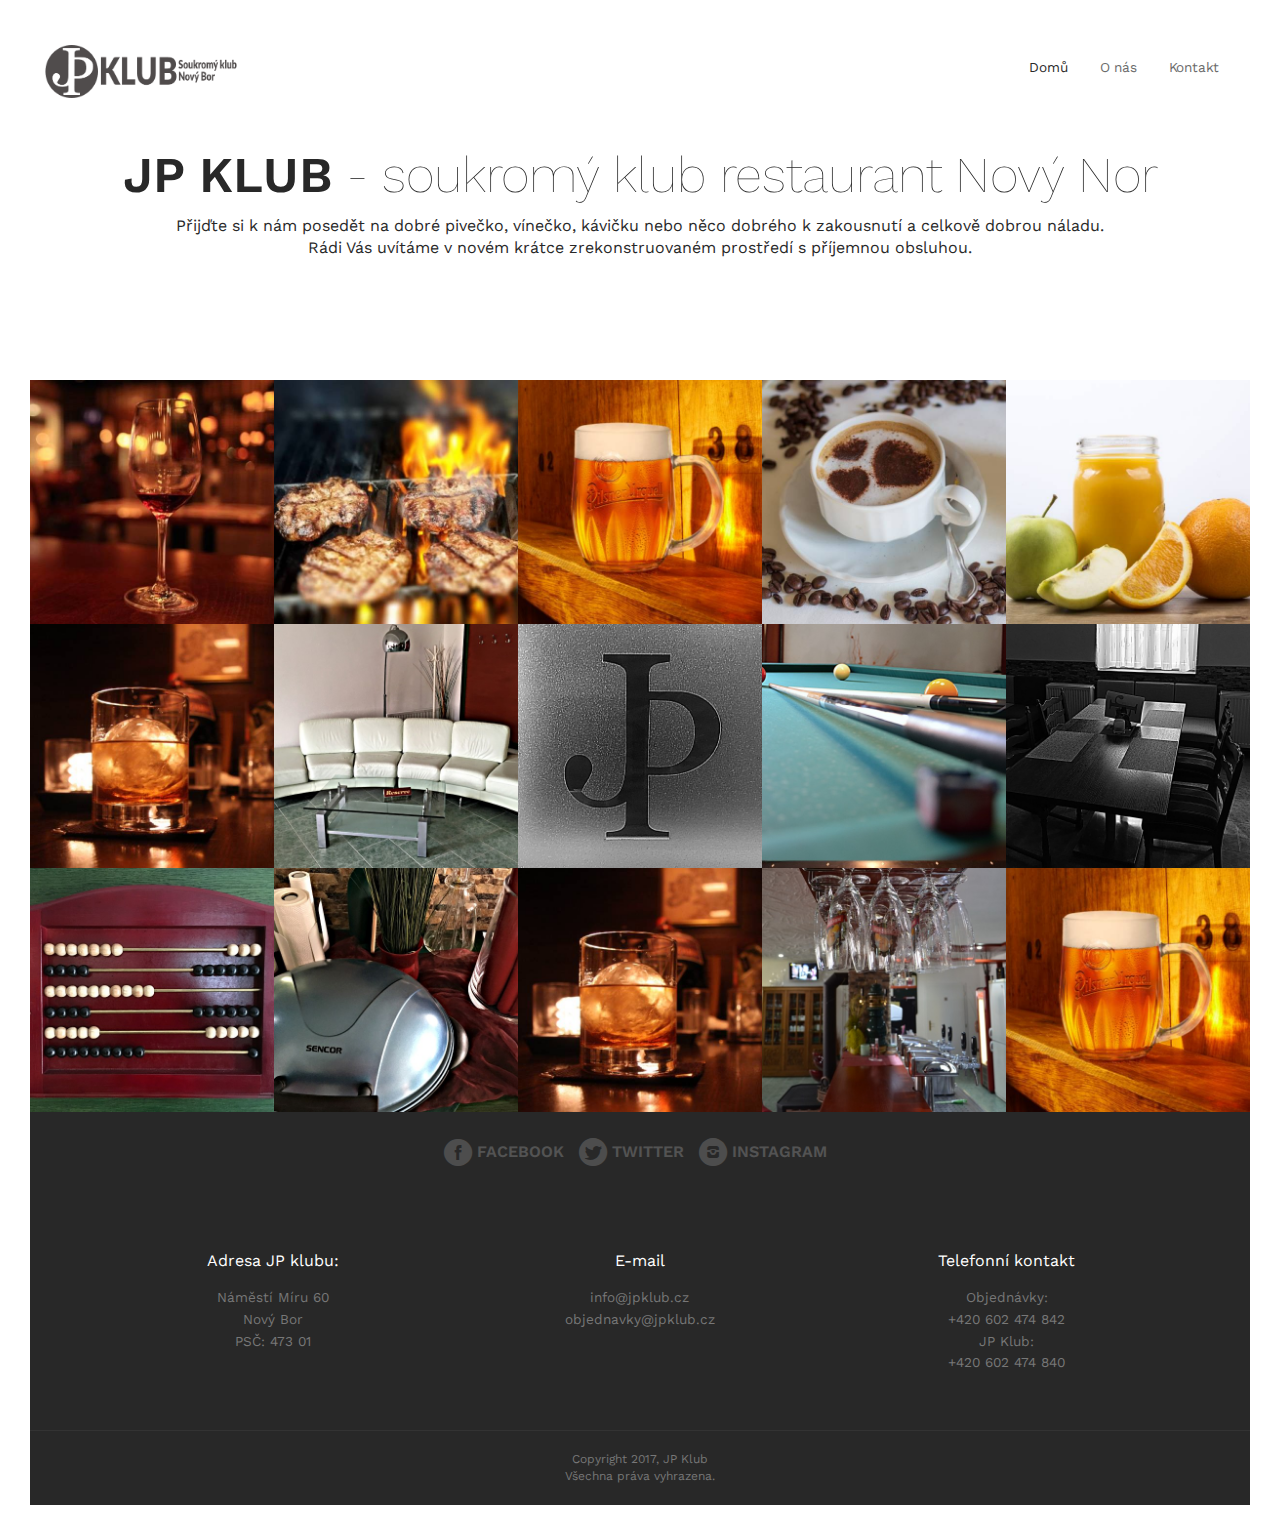
<file: index.html>
﻿<!DOCTYPE html>
<html lang="cs-CZ">
  <head>
    <meta charset="UTF-8">
    <meta name="viewport" content="width=device-width, initial-scale=1.0" />
    <title>JP Klub - soukromý klub restaurant Nový Bor</title>
    <link rel="stylesheet" href="css/components.css">
    <link rel="stylesheet" href="css/icons.css">
    <link rel="stylesheet" href="css/responsee.css">
    <link rel="stylesheet" href="owl-carousel/owl.carousel.css">
    <link rel="stylesheet" href="owl-carousel/owl.theme.css">
	<link rel="icon" type="image/png" sizes="32x32" href="favicon-32x32.png">
    <!-- CUSTOM STYLE -->
    <link rel="stylesheet" href="css/template-style.css">
    <link href="https://fonts.googleapis.com/css?family=Work+Sans:100,400,600,900&subset=latin-ext" rel="stylesheet">
    <script type="text/javascript" src="js/jquery-1.8.3.min.js"></script>
    <script type="text/javascript" src="js/jquery-ui.min.js"></script>
  </head>

  <body class="size-1140">

    <div id="page-wrapper">
      <!-- HEADER -->
      <header role="banner" class="position-absolute margin-top-30 margin-m-top-0 margin-s-top-0">
        <!-- Top Navigation -->
        <nav class="background-transparent background-transparent-hightlight full-width sticky">
          <div class="s-12 l-2">
            <a href="index.html" class="logo">
              <!-- Logo version before sticky nav -->
              <img class="logo-before" src="img/logo.png" alt="">
              <!-- Logo version after sticky nav -->
              <img class="logo-after" src="img/logo.png" alt="">
            </a>
          </div>
          <div class="s-12 l-10">
            <div class="top-nav right">
              <p class="nav-text"></p>
              <ul class="right chevron">
                <li><a href="index.html">Domů</a></li>
                <li><a href="o-nas-jpklub.html">O nás</a></li>
                <li><a href="kontakt.html">Kontakt</a></li>
              </ul>
            </div>
          </div>
        </nav>
      </header>

      <!-- MAIN -->
      <main role="main">
        <!-- Content -->
        <article>
          <header class="section background-white">
            <div class="line text-center">
              <h1 class="text-dark text-s-size-30 text-m-size-40 text-l-size-headline text-thin text-line-height-1"><strong>JP KLUB</strong> - soukromý klub restaurant Nový Nor</h1>
              <p class="margin-bottom-0 text-size-16 text-dark">Přijďte si k nám posedět na dobré pivečko, vínečko, kávičku nebo něco dobrého k zakousnutí a celkově dobrou náladu.<br>
              Rádi Vás uvítáme v novém krátce zrekonstruovaném prostředí s příjemnou obsluhou.</p>
            </div>
          </header>
          <div class="background-white full-width">
            <div class="s-12 m-6 l-five">
              <a class="image-with-hover-overlay image-hover-zoom" href="index.html" title="Grill Bar Restaurant Nový Bor">
                <div class="image-hover-overlay background-primary">
                  <div class="image-hover-overlay-content text-center padding-2x">
                    <h3 class="text-white text-size-20 margin-bottom-10">Vínko</h3>
                    <p class="text-white text-size-14 margin-bottom-20">Přijďte si k nám posedět na dobré kvalitní vínko nejen z Moravy ale i z celého světa, a k vínku si dejte něco k zakousnutí pro dobrou náladu.<br>
              Vínko vždy připravené a dobře vychlazené.</p>
                  </div>
                </div>
                <img class="full-img" src="img/portfolio/grill-restaurace-novy-bor-vinko.jpg" alt=""/>
              </a>
            </div>
            <div class="s-12 m-6 l-five">
              <a class="image-with-hover-overlay image-hover-zoom" href="index.html" title="Grill Bar Restaurant Nový Bor">
                <div class="image-hover-overlay background-primary">
                  <div class="image-hover-overlay-content text-center padding-2x">
                    <h3 class="text-white text-size-20 margin-bottom-10">Grill Bar</h3>
                    <p class="text-white text-size-14 margin-bottom-20">Nechte si připravit dobrej steak, nebo si ho u nás můžete připravit sám přímo na vašem stole s grilem.<br>
              Rádi Vás uvítáme v novém krátce zrekonstruovaném prostředí s příjemnou obsluhou.</p>
                  </div>
                </div>
                <img class="full-img" src="img/portfolio/grill-restaurace-novy-nor.jpg" alt=""/>
              </a>
            </div>
            <div class="s-12 m-6 l-five">
              <a class="image-with-hover-overlay image-hover-zoom" href="index.html" title="Grill Bar Restaurant Nový Bor">
                <div class="image-hover-overlay background-primary">
                  <div class="image-hover-overlay-content text-center padding-2x">
                    <h3 class="text-white text-size-20 margin-bottom-10">Pivečko</h3>
                    <p class="text-white text-size-14 margin-bottom-20">Pivečko vždy vychlazené a připravené pro váš mlsný jazýček, Plzeň, Kozel a další značky, pro cyklisty zde máme připraven nealko Birel.<br>
              Rádi Vás uvítáme v novém krátce zrekonstruovaném prostředí s příjemnou obsluhou.</p>
                  </div>
                </div>
                <img class="full-img" src="img/portfolio/grill-restaurace-novy-bor-pivo.jpg" alt=""/>
              </a>
            </div>
            <div class="s-12 m-6 l-five">
              <a class="image-with-hover-overlay image-hover-zoom" href="index.html" title="Grill Bar Restaurant Nový Bor">
                <div class="image-hover-overlay background-primary">
                  <div class="image-hover-overlay-content text-center padding-2x">
                    <h3 class="text-white text-size-20 margin-bottom-10">Kávička</h3>
                    <p class="text-white text-size-14 margin-bottom-20">Přijďte si k nám posedět na dobrou vždy čestvě namletou kávu.<br>
              Rádi Vás uvítáme v novém krátce zrekonstruovaném prostředí s příjemnou obsluhou.</p>
                  </div>
                </div>
                <img class="full-img" src="img/portfolio/grill-restaurace-novy-bor-kava.jpg" alt=""/>
              </a>
            </div>
            <div class="s-12 m-6 l-five">
              <a class="image-with-hover-overlay image-hover-zoom" href="index.html" title="Grill Bar Restaurant Nový Bor">
                <div class="image-hover-overlay background-primary">
                  <div class="image-hover-overlay-content text-center padding-2x">
                    <h3 class="text-white text-size-20 margin-bottom-10">NEALKO</h3>
                    <p class="text-white text-size-14 margin-bottom-20">Přijďte si k nám posedět na dobré pivko, něco k zakousnutí a dobrou náladu.<br>
              Rádi Vás uvítáme v novém krátce zrekonstruovaném prostředí s příjemnou obsluhou.</p>
                  </div>
                </div>
                <img class="full-img" src="img/portfolio/grill-restaurace-novy-bor-dzus.jpg" alt=""/>
              </a>
            </div>
            <div class="s-12 m-6 l-five">
              <a class="image-with-hover-overlay image-hover-zoom" href="index.html" title="Grill Bar Restaurant Nový Bor">
                <div class="image-hover-overlay background-primary">
                  <div class="image-hover-overlay-content text-center padding-2x">
                    <h3 class="text-white text-size-20 margin-bottom-10">Whisky</h3>
                    <p class="text-white text-size-14 margin-bottom-20">Přijďte si k nám posedět na dobrou whiskyo, něco k zakousnutí a dobrou náladu.<br>
              Rádi Vás uvítáme v novém krátce zrekonstruovaném prostředí s příjemnou obsluhou.</p>
                  </div>
                </div>
                <img class="full-img" src="img/portfolio/grill-restaurace-novy-bor-whisky.jpg" alt=""/>
              </a>
            </div>
            <div class="s-12 m-6 l-five">
              <a class="image-with-hover-overlay image-hover-zoom" href="index.html" title="Grill Bar Restaurant Nový Bor">
                <div class="image-hover-overlay background-primary">
                  <div class="image-hover-overlay-content text-center padding-2x">
                    <h3 class="text-white text-size-20 margin-bottom-10">Posezení</h3>
                    <p class="text-white text-size-14 margin-bottom-20">Přijďte si k nám posedět na dobré pivko, něco k zakousnutí a dobrou náladu.<br>
              Rádi Vás uvítáme v novém krátce zrekonstruovaném prostředí s příjemnou obsluhou.</p>
                  </div>
                </div>
                <img class="full-img" src="img/portfolio/grill-restaurace-novy-bor.jpg" alt=""/>
              </a>
            </div>
            <div class="s-12 m-6 l-five">
              <a class="image-with-hover-overlay image-hover-zoom" href="index.html" title="Grill Bar Restaurant Nový Bor">
                <div class="image-hover-overlay background-primary">
                  <div class="image-hover-overlay-content text-center padding-2x">
                    <h3 class="text-white text-size-20 margin-bottom-10">JP KLUB Nový Bor</h3>
                    <p class="text-white text-size-14 margin-bottom-20">Vaše radost, naše starost <br> Jsme Pro !</p>
                  </div>
                </div>
                <img class="full-img" src="img/portfolio/grill-restaurace-novy-bor-jpklub.jpg" alt=""/>
              </a>
            </div>
            <div class="s-12 m-6 l-five">
              <a class="image-with-hover-overlay image-hover-zoom" href="index.html" title="Grill Bar Restaurant Nový Bor">
                <div class="image-hover-overlay background-primary">
                  <div class="image-hover-overlay-content text-center padding-2x">
                    <h3 class="text-white text-size-20 margin-bottom-10">Kulečník</h3>
                    <p class="text-white text-size-14 margin-bottom-20">Zahrajte si u nás kulečník v krásném prostředí pro dobrou náladu.<br>
              Rádi Vás uvítáme v novém krátce zrekonstruovaném prostředí s příjemnou obsluhou.</p>
                  </div>
                </div>
                <img class="full-img" src="img/portfolio/grill-restaurace-novy-bor-kulecnik.jpg" alt=""/>
              </a>
            </div>
            <div class="s-12 m-6 l-five">
              <a class="image-with-hover-overlay image-hover-zoom" href="index.html" title="Grill Bar Restaurant Nový Bor">
                <div class="image-hover-overlay background-primary">
                  <div class="image-hover-overlay-content text-center padding-2x">
                    <h3 class="text-white text-size-20 margin-bottom-10">Kulečník</h3>
                    <p class="text-white text-size-14 margin-bottom-20">Zahrajte si u nás kulečník v krásném prostředí pro dobrou náladu.<br>
              Rádi Vás uvítáme v novém krátce zrekonstruovaném prostředí s příjemnou obsluhou.</p>
                  </div>
                </div>
                <img class="full-img" src="img/portfolio/grill-restaurace-novy-bor2.jpg" alt=""/>
              </a>
            </div>
            <div class="s-12 m-6 l-five">
              <a class="image-with-hover-overlay image-hover-zoom" href="index.html" title="Grill Bar Restaurant Nový Bor">
                <div class="image-hover-overlay background-primary">
                  <div class="image-hover-overlay-content text-center padding-2x">
                    <h3 class="text-white text-size-20 margin-bottom-10">Posezení</h3>
                    <p class="text-white text-size-14 margin-bottom-20">Přijďte si k nám posedět na dobré pivko, něco k zakousnutí a dobrou náladu.<br>
              Rádi Vás uvítáme v novém krátce zrekonstruovaném prostředí s příjemnou obsluhou.</p>
                  </div>
                </div>
                <img class="full-img" src="img/portfolio/grill-restaurace-novy-bor-kulecnik2.jpg" alt=""/>
              </a>
            </div>
            <div class="s-12 m-6 l-five">
              <a class="image-with-hover-overlay image-hover-zoom" href="index.html" title="Grill Bar Restaurant Nový Bor">
                <div class="image-hover-overlay background-primary">
                  <div class="image-hover-overlay-content text-center padding-2x">
                    <h3 class="text-white text-size-20 margin-bottom-10">Posezení</h3>
                    <p class="text-white text-size-14 margin-bottom-20">Přijďte si k nám posedět na dobré pivko, něco k zakousnutí a dobrou náladu.<br>
              Rádi Vás uvítáme v novém krátce zrekonstruovaném prostředí s příjemnou obsluhou.</p>
                  </div>
                </div>
                <img class="full-img" src="img/portfolio/thumb-12.jpg" alt=""/>
              </a>
            </div>
            <div class="s-12 m-6 l-five">
              <a class="image-with-hover-overlay image-hover-zoom" href="index.html" title="Grill Bar Restaurant Nový Bor">
                <div class="image-hover-overlay background-primary">
                  <div class="image-hover-overlay-content text-center padding-2x">
                    <h3 class="text-white text-size-20 margin-bottom-10">Firemní akce</h3>
                    <p class="text-white text-size-14 margin-bottom-20">Nabízíme prostory k pronájmu na firemní akce, obsluha zajištěná, maximální kapacita cca 30 lidí.<br>
              Rádi Vás uvítáme v novém krátce zrekonstruovaném prostředí s příjemnou obsluhou.</p>
                  </div>
                </div>
                <img class="full-img" src="img/portfolio/grill-restaurace-novy-bor-firemni-akce.jpg" alt=""/>
              </a>
            </div>
            <div class="s-12 m-6 l-five">
              <a class="image-with-hover-overlay image-hover-zoom" href="index.html" title="Grill Bar Restaurant Nový Bor">
                <div class="image-hover-overlay background-primary">
                  <div class="image-hover-overlay-content text-center padding-2x">
                    <h3 class="text-white text-size-20 margin-bottom-10">Grill Bar</h3>
                    <p class="text-white text-size-14 margin-bottom-20">Nechte si připravit dobrej steak, nebo si ho u nás můžete připravit sám přímo na vašem stole s grilem.<br>
              Rádi Vás uvítáme v novém krátce zrekonstruovaném prostředí s příjemnou obsluhou.</p>
                  </div>
                </div>
                <img class="full-img" src="img/portfolio/grill-restaurace-novy-bor-jpklub2.jpg" alt=""/>
              </a>
            </div>
            <div class="s-12 m-6 l-five">
              <a class="image-with-hover-overlay image-hover-zoom" href="index.html" title="Grill Bar Restaurant Nový Bor">
                <div class="image-hover-overlay background-primary">
                  <div class="image-hover-overlay-content text-center padding-2x">
                    <h3 class="text-white text-size-20 margin-bottom-10">Pivečko</h3>
                    <p class="text-white text-size-14 margin-bottom-20">Pivečko vždy vychlazené a připravené pro váš mlsný jazýček, Plzeň, Kozel a další značky, pro cyklisty zde máme připraven nealko Birel.<br>
              Rádi Vás uvítáme v novém krátce zrekonstruovaném prostředí s příjemnou obsluhou.</p>
                  </div>
                </div>
                <img class="full-img" src="img/portfolio/grill-restaurace-novy-bor-pivo.jpg" alt=""/>
              </a>
            </div>
          </div>
        </article>
      </main>

      <!-- FOOTER -->
      <footer>
        <!-- Contact Us -->
        <div class="background-dark padding text-center footer-social">
          <a class="margin-right-10" target="_blank" href="https://www.facebook.com"><i class="icon-facebook_circle text-size-30"></i> <span class="text-strong text-white hide-s hide-m">FACEBOOK</span></a>
          <a class="margin-right-10" target="_blank" href="https://www.twitter.com"><i class="icon-twitter_circle text-size-30"></i> <span class="text-strong text-white hide-s hide-m">TWITTER</span></a>
          <a class="margin-right-10" target="_blank" href="https://www.instagram.com"><i class="icon-instagram_circle text-size-30"></i> <span class="text-strong text-white hide-s hide-m">INSTAGRAM</span></a>

        </div>

        <!-- Main Footer -->
        <section class="section-small-padding text-center background-dark full-width">
          <div class="line">
            <div class="margin">
              <!-- Collumn 1 -->
              <div class="s-12 m-12 l-4 margin-m-bottom-30">
                <h3 class="text-size-16">Adresa JP klubu:</h3>
                <p class="text-size-14">
                   Náměstí Míru 60<br>
                   Nový Bor<br>
                   PSČ: 473 01
                </p>
              </div>
              <!-- Collumn 2 -->
              <div class="s-12 m-12 l-4 margin-m-bottom-30">
                <h3 class="text-size-16">E-mail</h3>
                <p class="text-size-14">
                   info@jpklub.cz<br>
                   objednavky@jpklub.cz
                </p>
              </div>
              <!-- Collumn 3 -->
              <div class="s-12 m-12 l-4 ">
                <h3 class="text-size-16">Telefonní kontakt</h3>
                <p class="text-size-14">
                   Objednávky:<br>+420 602 474 842<br>
                   JP Klub:<br>+420 602 474 840<br>

                </p>
              </div>
            </div>
          </div>
        </section>
        <hr class="break margin-top-bottom-0" style="border-color: rgba(0, 0, 0, 0.80);">

        <!-- Bottom Footer -->
        <section class="padding background-dark full-width">
          <div class="text-center">
            <p class="text-size-12">Copyright 2017, JP Klub</p>
            <p class="text-size-12">Všechna práva vyhrazena.</p>
          </div>
        </section>
      </footer>
    </div>
    <script type="text/javascript" src="js/responsee.js"></script>
    <script type="text/javascript" src="js/jquery.events.touch.js"></script>
    <script type="text/javascript" src="owl-carousel/owl.carousel.js"></script>
    <script type="text/javascript" src="js/template-scripts.js"></script>
  </body>
</html>
</file>
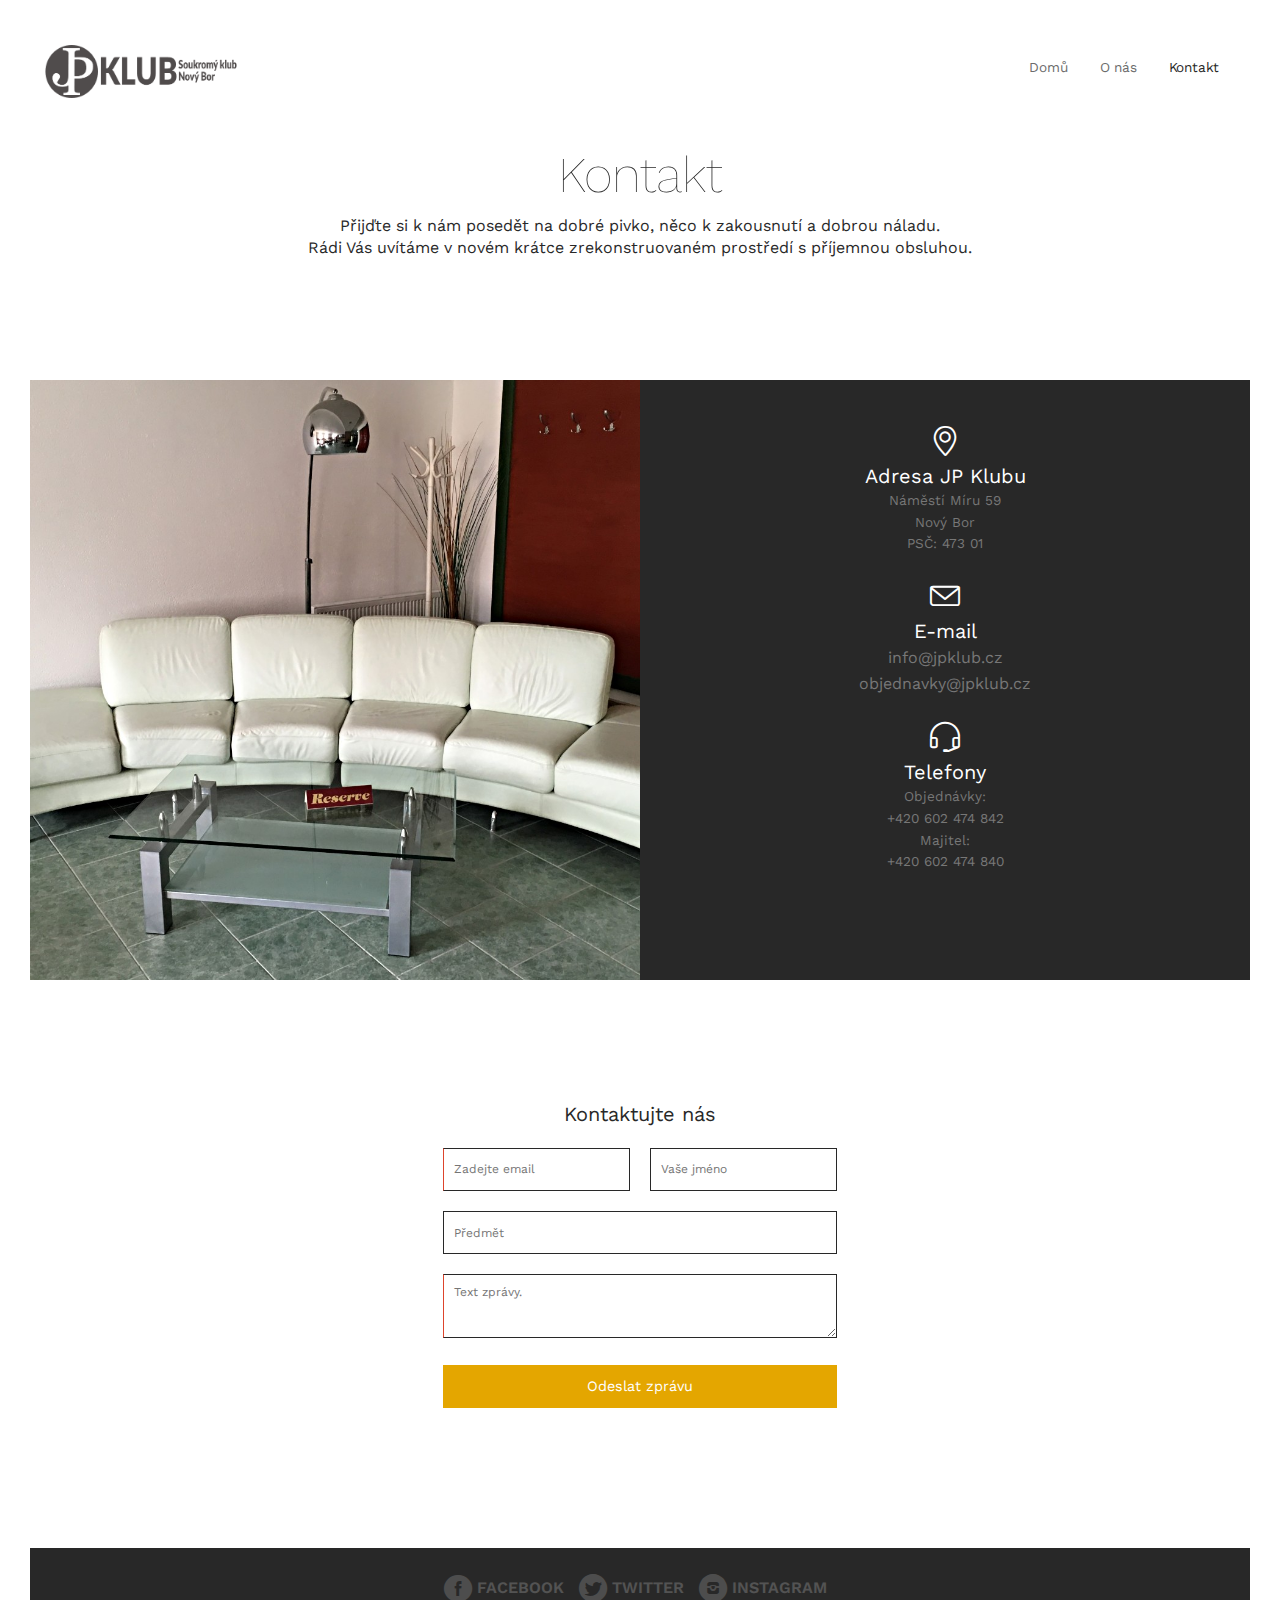
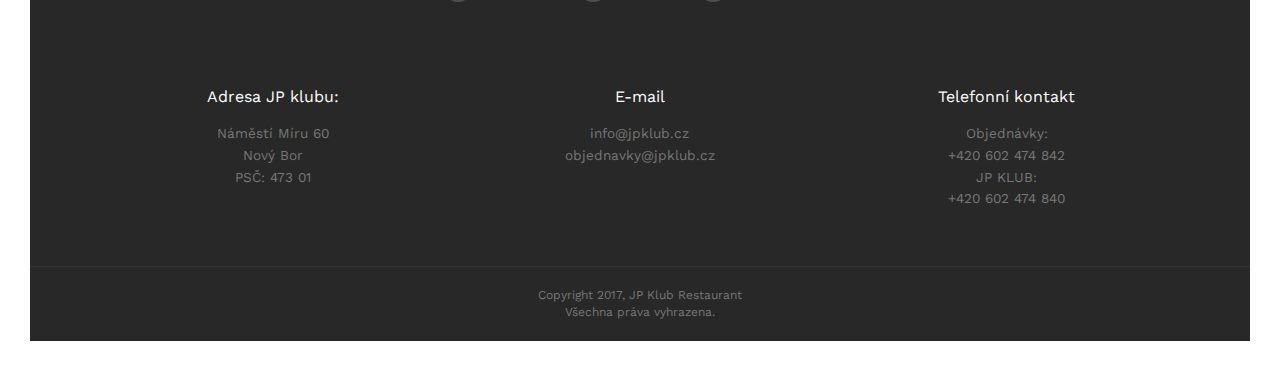
<file: kontakt.html>
﻿<!DOCTYPE html>
<html lang="cs-CZ">
  <head>
    <meta charset="UTF-8">
    <meta name="viewport" content="width=device-width, initial-scale=1.0" />
    <title>Kontakty: JP Klub - soukromý klub Nový Bor </title>
    <link rel="stylesheet" href="css/components.css">
    <link rel="stylesheet" href="css/icons.css">
    <link rel="stylesheet" href="css/responsee.css">
    <link rel="stylesheet" href="owl-carousel/owl.carousel.css">
    <link rel="stylesheet" href="owl-carousel/owl.theme.css">
    <!-- CUSTOM STYLE -->
    <link rel="stylesheet" href="css/template-style.css">
    <link href="https://fonts.googleapis.com/css?family=Work+Sans:100,400,600,900&subset=latin-ext" rel="stylesheet">
    <script type="text/javascript" src="js/jquery-1.8.3.min.js"></script>
    <script type="text/javascript" src="js/jquery-ui.min.js"></script>
  </head>

  <body class="size-1140">

    <div id="page-wrapper">
      <!-- HEADER -->
      <header role="banner" class="position-absolute margin-top-30 margin-m-top-0 margin-s-top-0">
        <!-- Top Navigation -->
        <nav class="background-transparent background-transparent-hightlight full-width sticky">
          <div class="s-12 l-2">
            <a href="index.html" class="logo">
              <!-- Logo version before sticky nav -->
              <img class="logo-before" src="img/logo.png" alt="">
              <!-- Logo version after sticky nav -->
              <img class="logo-after" src="img/logo.png" alt="">
            </a>
          </div>
          <div class="s-12 l-10">
            <div class="top-nav right">
              <p class="nav-text"></p>
              <ul class="right chevron">
                <li><a href="index.html">Domů</a></li>
                <li><a href="o-nas-jpklub.html">O nás</a></li>
                <li><a href="kontakt.html">Kontakt</a></li>
              </ul>
            </div>
          </div>
        </nav>
      </header>

      <!-- MAIN -->
      <main role="main">
        <!-- Content -->
        <article>
          <header class="section background-white">
            <div class="line text-center">
              <h1 class="text-dark text-s-size-30 text-m-size-40 text-l-size-headline text-thin text-line-height-1">Kontakt</h1>
              <p class="margin-bottom-0 text-size-16 text-dark">Přijďte si k nám posedět na dobré pivko, něco k zakousnutí a dobrou náladu.<br>
              Rádi Vás uvítáme v novém krátce zrekonstruovaném prostředí s příjemnou obsluhou.</p>
            </div>
          </header>
          <section class="full-width background-dark">
            <div class="s-12 m-12 l-6">
              <!-- Change the background image -->
              <div style="background-image: url(img/img-contact.jpg);" class="contact-image" ></div>
            </div>
            <div class="s-12 m-12 l-6 text-center">
              <div class="padding-2x">
                <i class="icon-sli-location-pin text-white text-size-30 center"></i>
                <h2 class="text-size-20 margin-bottom-0 text-white">Adresa JP Klubu</h2>
                <p>Náměstí Míru 59</p>
                <p>Nový Bor</p>
                <p>PSČ: 473 01</p>
                <i class="icon-sli-envelope text-white text-size-30 center margin-top-20"></i>
                <h2 class="text-size-20 margin-bottom-0 text-white">E-mail</h2>
                <a class="text-primary-hover" href="mailto:contact@sampledomain.com">info@jpklub.cz</a><br>
                <a class="text-primary-hover" href="mailto:office@sampledomain.com">objednavky@jpklub.cz</a>
                <i class="icon-sli-earphones-alt text-white text-size-30 center margin-top-20"></i>
                <h2 class="text-size-20 margin-bottom-0 text-white">Telefony</h2>
                <p>Objednávky:<br>+420 602 474 842<br>
                   Majitel:<br>+420 602 474 840<br> </p>
              </div>
            </div>
          </section>

          <section class="section background-white">
            <div class="s-12 m-12 l-4 center">
              <h4 class="text-size-20 margin-bottom-20 text-dark text-center">Kontaktujte nás</h4>
              <form name="contactForm" class="customform" method="post">
                <div class="s-12">
                  <div class="margin">
                    <div class="s-12 m-12 l-6">
                      <input name="email" class="required email" placeholder="Zadejte email" title="Zadejte email" type="text">
                      <p class="email-error form-error">Zadejte email</p>
                    </div>
                    <div class="s-12 m-12 l-6">
                      <input name="name" class="name" placeholder="Vaše jméno" title="Vaše jméno" type="text">
                      <p class="name-error form-error">Zadejte prosím vaše Jméno</p>
                    </div>
                  </div>
                </div>
                <div class="s-12">
                  <input name="subject" class="subject" placeholder="Předmět" title="Předmět" type="text">
                  <p class="subject-error form-error">Zadejte prosím předmět zprávy</p>
                </div>
                <div class="s-12">
                  <textarea name="message" class="required message" placeholder="Text zprávy." rows="3"></textarea>
                  <p class="message-error form-error">Zadejte prosím text zprávy.</p>
                </div>
                <div class="s-12"><button class="s-12 submit-form button background-primary text-white" type="submit">Odeslat zprávu</button></div>
              </form>
            </div>
          </section>
        </article>
      </main>

      <!-- FOOTER -->
      <footer>
        <!-- Contact Us -->
        <div class="background-dark padding text-center footer-social">
          <a class="margin-right-10" target="_blank" href="https://www.facebook.com"><i class="icon-facebook_circle text-size-30"></i> <span class="text-strong text-white hide-s hide-m">FACEBOOK</span></a>
          <a class="margin-right-10" target="_blank" href="https://www.twitter.com"><i class="icon-twitter_circle text-size-30"></i> <span class="text-strong text-white hide-s hide-m">TWITTER</span></a>
          <a class="margin-right-10" target="_blank" href="https://www.instagram.com"><i class="icon-instagram_circle text-size-30"></i> <span class="text-strong text-white hide-s hide-m">INSTAGRAM</span></a>

        </div>

        <!-- Main Footer -->
        <section class="section-small-padding text-center background-dark full-width">
          <div class="line">
            <div class="margin">
              <!-- Collumn 1 -->
              <div class="s-12 m-12 l-4 margin-m-bottom-30">
                <h3 class="text-size-16">Adresa JP klubu:</h3>
                <p class="text-size-14">
                   Náměstí Míru 60<br>
                   Nový Bor<br>
                   PSČ: 473 01
                </p>
              </div>
              <!-- Collumn 2 -->
              <div class="s-12 m-12 l-4 margin-m-bottom-30">
                <h3 class="text-size-16">E-mail</h3>
                <p class="text-size-14">
                   info@jpklub.cz<br>
                   objednavky@jpklub.cz
                </p>
              </div>
              <!-- Collumn 3 -->
              <div class="s-12 m-12 l-4 ">
                <h3 class="text-size-16">Telefonní kontakt</h3>
                <p class="text-size-14">
                   Objednávky:<br>+420 602 474 842<br>
                   JP KLUB:<br>+420 602 474 840<br>

                </p>
              </div>
            </div>
          </div>
        </section>
        <hr class="break margin-top-bottom-0" style="border-color: rgba(0, 0, 0, 0.80);">

        <!-- Bottom Footer -->
        <section class="padding background-dark full-width">
          <div class="text-center">
            <p class="text-size-12">Copyright 2017, JP Klub Restaurant</p>
            <p class="text-size-12">Všechna práva vyhrazena.</p>
          </div>
        </section>
      </footer>
    </div>
    <script type="text/javascript" src="js/responsee.js"></script>
    <script type="text/javascript" src="js/jquery.events.touch.js"></script>
    <script type="text/javascript" src="owl-carousel/owl.carousel.js"></script>
    <script type="text/javascript" src="js/template-scripts.js"></script>
  </body>
</html>
</file>
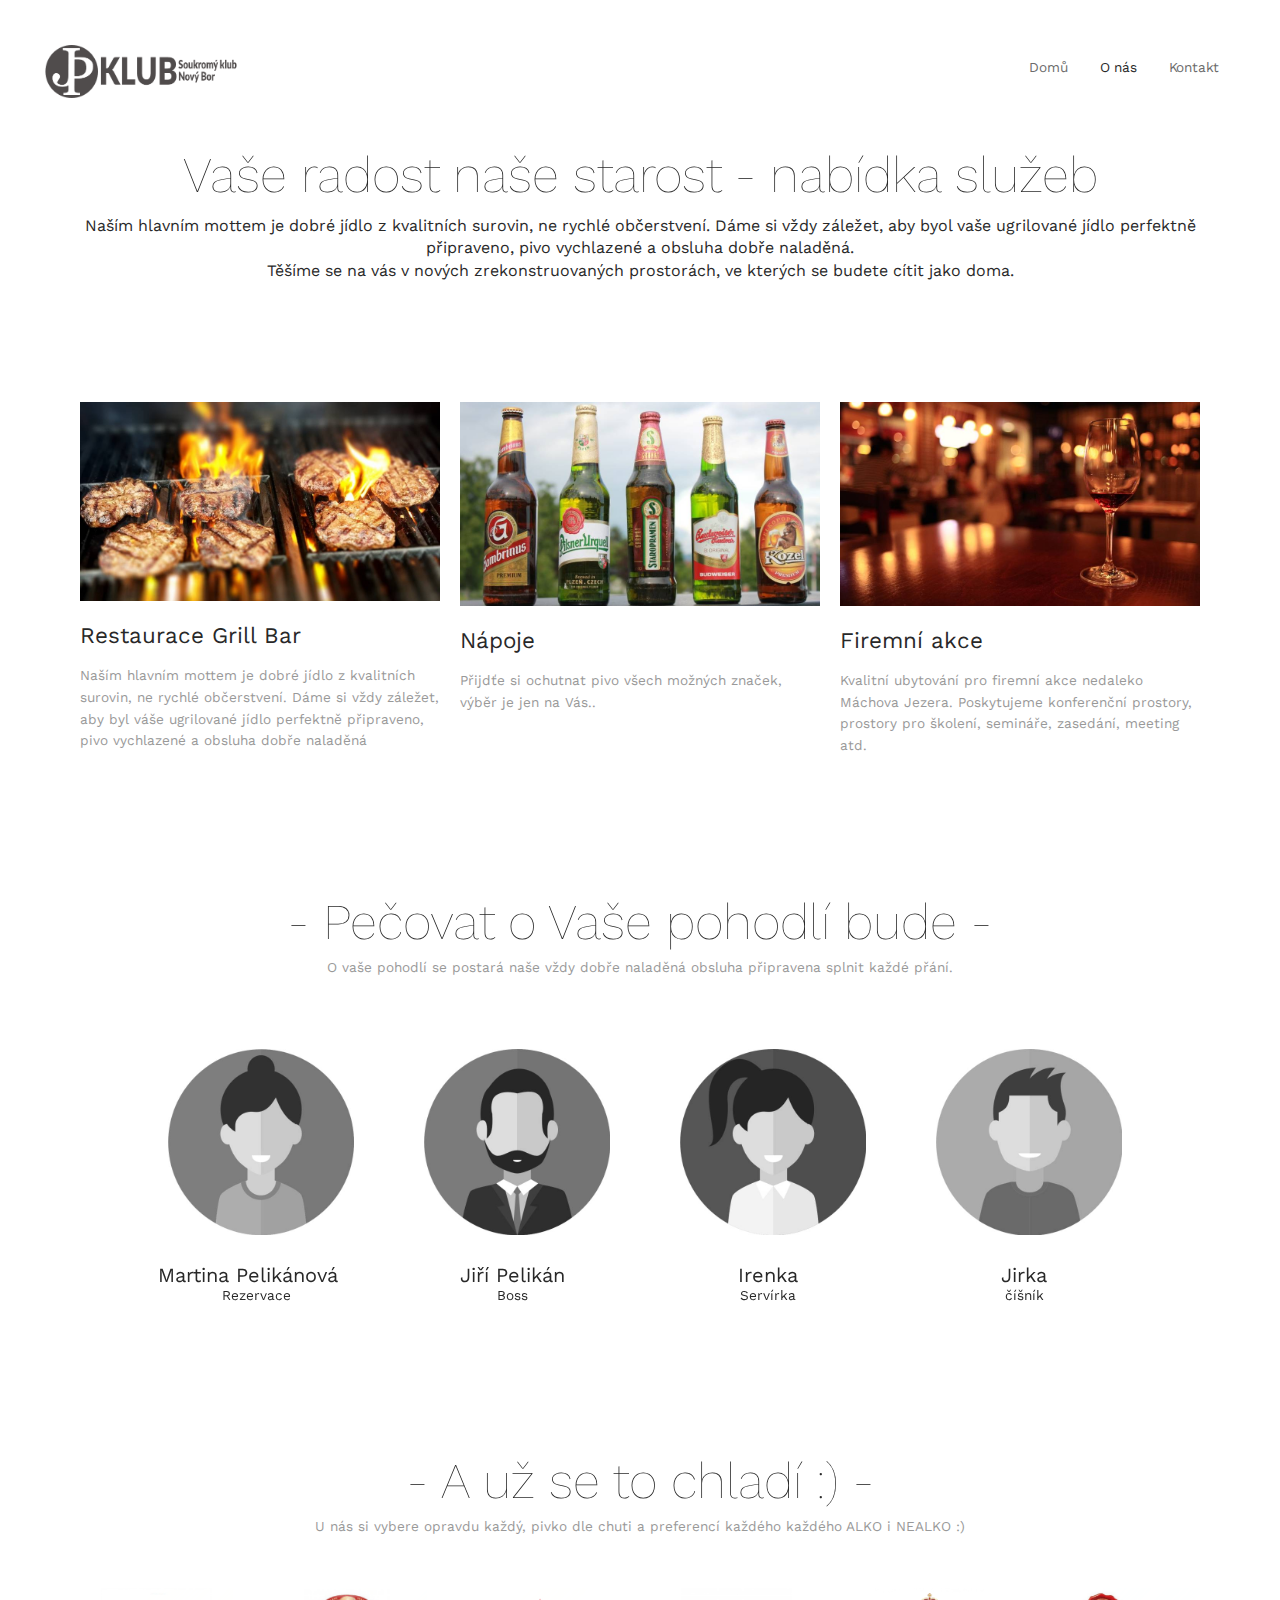
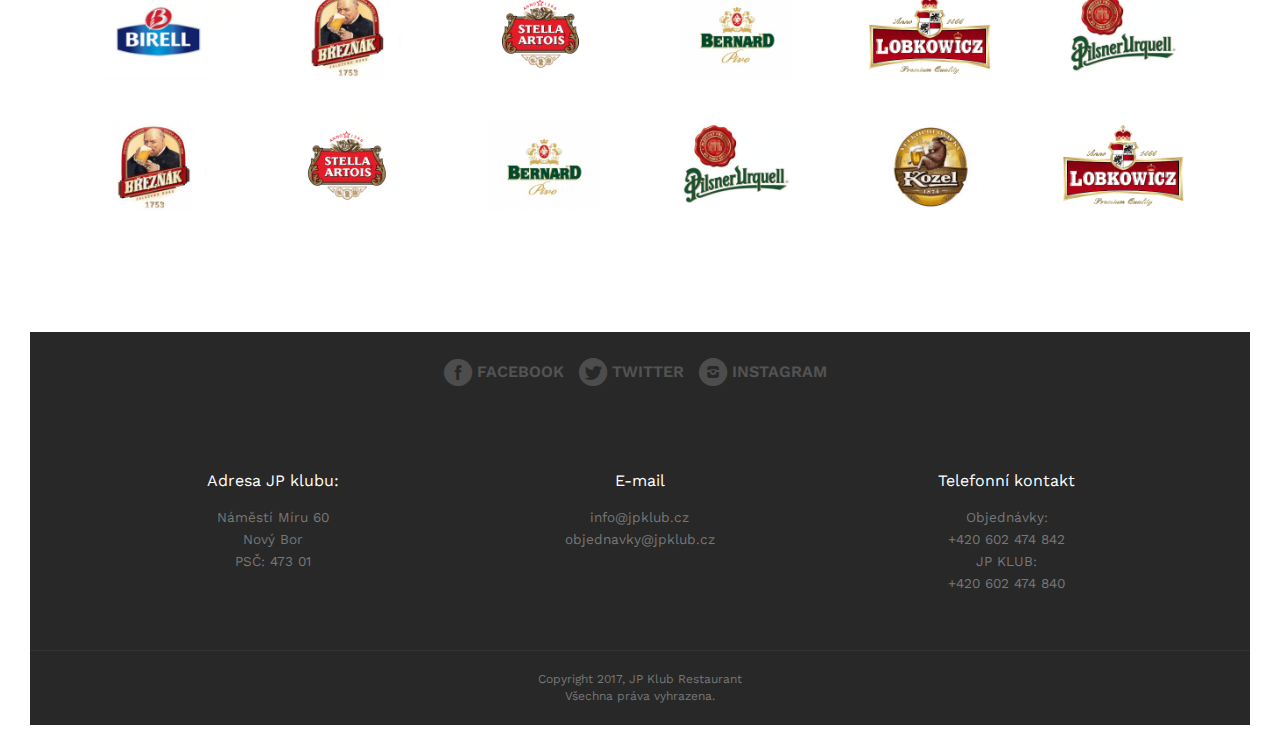
<file: o-nas-jpklub.html>
﻿<!DOCTYPE html>
<html lang="cs-CZ">
  <head>
    <meta charset="UTF-8">
    <meta name="viewport" content="width=device-width, initial-scale=1.0" />
    <title>Nabídka - Restaurace - Grill - Pivo:  JP Klub - soukromý klub Nový Bor </title>
    <link rel="stylesheet" href="css/components.css">
    <link rel="stylesheet" href="css/icons.css">
    <link rel="stylesheet" href="css/responsee.css">
    <link rel="stylesheet" href="owl-carousel/owl.carousel.css">
    <link rel="stylesheet" href="owl-carousel/owl.theme.css">
    <!-- CUSTOM STYLE -->
    <link rel="stylesheet" href="css/template-style.css">
    <link href="https://fonts.googleapis.com/css?family=Work+Sans:100,400,600,900&subset=latin-ext" rel="stylesheet">
    <script type="text/javascript" src="js/jquery-1.8.3.min.js"></script>
    <script type="text/javascript" src="js/jquery-ui.min.js"></script>
  </head>

  <body class="size-1140">

    <div id="page-wrapper">
      <!-- HEADER -->
      <header role="banner" class="position-absolute margin-top-30 margin-m-top-0 margin-s-top-0">
        <!-- Top Navigation -->
        <nav class="background-transparent background-transparent-hightlight full-width sticky">
          <div class="s-12 l-2">
            <a href="index.html" class="logo">
              <!-- Logo version before sticky nav -->
              <img class="logo-before" src="img/logo.png" alt="">
              <!-- Logo version after sticky nav -->
              <img class="logo-after" src="img/logo.png" alt="">
            </a>
          </div>
          <div class="s-12 l-10">
            <div class="top-nav right">
              <p class="nav-text"></p>
              <ul class="right chevron">
                <li><a href="index.html">Domů</a></li>
                <li><a href="o-nas-jpklub.html">O nás</a></li>
                <li><a href="kontakt.html">Kontakt</a></li>
              </ul>
            </div>
          </div>
        </nav>
      </header>

      <!-- MAIN -->
      <main role="main">
        <!-- Content -->
        <article>
          <header class="section-top-padding background-white">
            <div class="line text-center">
              <h1 class="text-dark text-s-size-30 text-m-size-40 text-l-size-headline text-thin text-line-height-1">Vaše radost naše starost - nabídka služeb</h1>
              <p class="margin-bottom-0 text-size-16 text-dark">Naším hlavním mottem je dobré jídlo z  kvalitních surovin, ne rychlé občerstvení. Dáme si vždy záležet, aby byol vaše ugrilované jídlo perfektně připraveno, pivo vychlazené a obsluha dobře naladěná.<br>
              Těšíme se na vás v nových zrekonstruovaných prostorách, ve kterých se budete cítit jako doma.</p>
            </div>
          </header>
          <section class="section-top-padding background-white">
            <div class="line">
              <div class="margin">
                <div class="s-12 m-12 l-4 margin-m-bottom">
                  <a class="image-hover-zoom margin-bottom" href="index.html"><img src="img/grill-bar-novy-bor.jpg" alt=""></a>
                  <h2>Restaurace Grill Bar</h2>
                  <p class="margin-bottom">Naším hlavním mottem je dobré jídlo z  kvalitních surovin, ne rychlé občerstvení. Dáme si vždy záležet, aby byl váše ugrilované jídlo perfektně připraveno, pivo vychlazené a obsluha dobře naladěná</p>
                </div>
                <div class="s-12 m-12 l-4 margin-m-bottom">
                  <a class="image-hover-zoom margin-bottom" href="index.html"><img src="img/napoje-novy-bor.jpg" alt=""></a>
                  <h2>Nápoje</h2>
                  <p class="margin-bottom">Přijdťe si ochutnat pivo všech možných značek, výběr je jen na Vás..</p>
                </div>
                <div class="s-12 m-12 l-4 margin-m-bottom">
                  <a class="image-hover-zoom margin-bottom" href="index.html"><img src="img/firemni-akce-novy-bor.jpg" alt=""></a>
                  <h2>Firemní akce</h2>
                  <p class="margin-bottom">Kvalitní ubytování pro firemní akce nedaleko Máchova Jezera. Poskytujeme konferenční prostory, prostory pro školení, semináře, zasedání, meeting atd.</p>
                </div>
              </div>
            </div>
          </section>
          <section class="section-top-padding background-white">
            <div class="line">
              <h2 class="text-s-size-40 text-size-50 text-line-height-1 margin-bottom-10 text-thin text-center"><span class="text-dark">-</span> Pečovat o Vaše pohodlí bude <span class="text-dark">-</span></h2>
              <p class="margin-bottom-50 text-center">
              O vaše pohodlí se postará naše vždy dobře naladěná obsluha připravena splnit každé přání.
              </p>
              <div class="carousel-blocks">
                <div class="item">
                  <div class="padding">
                    <img class="full-img border-image border-primary" src="img/team-01.jpg" alt="" title="Team" />
                    <h3 class="text-s-size-16 text-size-20 text-line-height-1 text-dark margin-top-20 margin-bottom-0">Martina Pelikánová</h3>
                    <p class="text-size-14 text-dark margin-bottom-10 text-center">Rezervace</p>

                  </div>
                </div>
                <div class="item">
                  <div class="padding">
                    <img class="full-img border-image border-primary" src="img/team-02.jpg" alt="" title="Team" />
                    <h3 class="text-s-size-16 text-size-20 text-line-height-1 text-dark margin-top-20 margin-bottom-0 text-center">Jiří Pelikán</h3>
                    <p class="text-size-14 text-dark margin-bottom-10 text-center">Boss</p>

                  </div>
                </div>
                <div class="item">
                  <div class="padding">
                    <img class="full-img border-image border-primary" src="img/team-03.jpg" alt="" title="Team" />
                    <h3 class="text-s-size-16 text-size-20 text-line-height-1 text-dark margin-top-20 margin-bottom-0 text-center">Irenka</h3>
                    <p class="text-size-14 text-dark margin-bottom-10 text-center">Servírka</p>

                  </div>
                </div>
                <div class="item">
                  <div class="padding">
                    <img class="full-img border-image border-primary" src="img/team-04.jpg" alt="" title="Team" />
                    <h3 class="text-s-size-16 text-size-20 text-line-height-1 text-dark margin-top-20 margin-bottom-0 text-center">Jirka</h3>
                    <p class="text-size-14 text-dark margin-bottom-10 text-center">číšník</p>

                  </div>
                </div>

          </section>
          <section class="section background-white">
            <div class="line">
              <h2 class="text-s-size-40 text-size-50 text-line-height-1 margin-bottom-10 text-thin text-center"><span class="text-dark">-</span> A už se to chladí :) <span class="text-dark">-</span></h2>
              <p class="margin-bottom-50 text-center">
              U nás si vybere opravdu každý, pivko dle chuti a preferencí každého každého ALKO i NEALKO :)
              </p>
              <div class="margin2x">
                <div class="s-6 m-4 l-2">
                  <img class="margin-bottom-40" src="img/logo-pivo-birel.png" alt="">
                </div>
                <div class="s-6 m-4 l-2">
                  <img class="margin-bottom-40" src="img/logo-brezno.png" alt="">
                </div>
                <div class="s-6 m-4 l-2">
                  <img class="margin-bottom-40" src="img/logo-stella-artois.png" alt="">
                </div>
                <div class="s-6 m-4 l-2">
                  <img class="margin-bottom-40" src="img/logo-bernard.png" alt="">
                </div>
                <div class="s-6 m-4 l-2">
                  <img class="margin-bottom-40" src="img/logo-lobkowicz.png" alt="">
                </div>
                <div class="s-6 m-4 l-2">
                  <img class="margin-bottom-40" src="img/logo-plzen.png" alt="">
                </div>
                <div class="s-6 m-4 l-2">
                  <img class="margin-m-bottom-40" src="img/logo-brezno.png" alt="">
                </div>
                <div class="s-6 m-4 l-2">
                  <img class="margin-m-bottom-40" src="img/logo-stella-artois.png" alt="">
                </div>
                <div class="s-6 m-4 l-2">
                  <img class="margin-m-bottom-40" src="img/logo-bernard.png" alt="">
                </div>
                <div class="s-6 m-4 l-2">
                  <img class="margin-m-bottom-40" src="img/logo-plzen.png" alt="">
                </div>
                <div class="s-6 m-4 l-2">
                  <img class="margin-m-bottom-40" src="img/logo-pivo-kozel.png" alt="">
                </div>
                <div class="s-6 m-4 l-2">
                  <img src="img/logo-lobkowicz.png" alt="">
                </div>
              </div>
            </div>
          </section>
        </article>

        </article>

      </main>

      <!-- FOOTER -->
      <footer>
        <!-- Contact Us -->
        <div class="background-dark padding text-center footer-social">
          <a class="margin-right-10" target="_blank" href="https://www.facebook.com"><i class="icon-facebook_circle text-size-30"></i> <span class="text-strong text-white hide-s hide-m">FACEBOOK</span></a>
          <a class="margin-right-10" target="_blank" href="https://www.twitter.com"><i class="icon-twitter_circle text-size-30"></i> <span class="text-strong text-white hide-s hide-m">TWITTER</span></a>
          <a class="margin-right-10" target="_blank" href="https://www.instagram.com"><i class="icon-instagram_circle text-size-30"></i> <span class="text-strong text-white hide-s hide-m">INSTAGRAM</span></a>

        </div>

        <!-- Main Footer -->
        <section class="section-small-padding text-center background-dark full-width">
          <div class="line">
            <div class="margin">
              <!-- Collumn 1 -->
              <div class="s-12 m-12 l-4 margin-m-bottom-30">
                <h3 class="text-size-16">Adresa JP klubu:</h3>
                <p class="text-size-14">
                   Náměstí Míru 60<br>
                   Nový Bor<br>
                   PSČ: 473 01
                </p>
              </div>
              <!-- Collumn 2 -->
              <div class="s-12 m-12 l-4 margin-m-bottom-30">
                <h3 class="text-size-16">E-mail</h3>
                <p class="text-size-14">
                   info@jpklub.cz<br>
                   objednavky@jpklub.cz
                </p>
              </div>
              <!-- Collumn 3 -->
              <div class="s-12 m-12 l-4 ">
                <h3 class="text-size-16">Telefonní kontakt</h3>
                <p class="text-size-14">
                   Objednávky:<br>+420 602 474 842<br>
                   JP KLUB:<br>+420 602 474 840<br>

                </p>
              </div>
            </div>
          </div>
        </section>
        <hr class="break margin-top-bottom-0" style="border-color: rgba(0, 0, 0, 0.80);">

        <!-- Bottom Footer -->
        <section class="padding background-dark full-width">
          <div class="text-center">
            <p class="text-size-12">Copyright 2017, JP Klub Restaurant</p>
            <p class="text-size-12">Všechna práva vyhrazena.</p>
          </div>
        </section>
      </footer>
    </div>
    <script type="text/javascript" src="js/responsee.js"></script>
    <script type="text/javascript" src="js/jquery.events.touch.js"></script>
    <script type="text/javascript" src="owl-carousel/owl.carousel.js"></script>
    <script type="text/javascript" src="js/template-scripts.js"></script>
  </body>
</html>
</file>
<file: css/components.css>
/*
 * Components CSS - v4 - 2016-07-08
 * https://www.myresponsee.com
 * Copyright 2016, Vision Design - graphic zoo
 * Free to use under the MIT license.
*/
/* Tabs */
.tab-item {
  background: none repeat scroll 0 0 #fff;
  display: none;
  padding: 1.25rem 0;
}
.tab-item.tab-active {
  display: block;
}
.tab-content > .tab-label {
  display: none;
}
.tab-nav > .tab-label {
  float:left;
}
a.tab-label, a.tab-label:link, a.tab-label:visited, a.tab-label:hover {
  background: none repeat scroll 0 0 #262626;
  color: #fff;
  margin-right: 1px;
  padding: 0.625rem 1.25rem;
  transition: background 0.20s linear 0s;
  -o-transition: background 0.20s linear 0s;
  -ms-transition: background 0.20s linear 0s;
  -moz-transition: background 0.20s linear 0s;
  -webkit-transition: background 0.20s linear 0s;
}
a.tab-label:hover,a.tab-label.active-btn {
  background: none repeat scroll 0 0 #999;
}
.tab-label.active-btn {
  cursor: default;
}
.tab-content {
  text-align: left;
}
@media screen and (max-width:768px) {    
  .tab-nav > .tab-label {
    margin: 0.5px 0;
    width: 100%;
  }
}
/* Custom forms */
form.customform input, form.customform select, form.customform textarea, form.customform button {
 font-size:0.9rem;
 font-family:inherit;
 margin-bottom:1.25rem;
} 
form.customform input, form.customform select {height: 2.7rem;}
form.customform input, form.customform textarea, form.customform select { 
 background: none repeat scroll 0 0 #F5F5F5;
 transition: background 0.20s linear 0s;
 -o-transition: background 0.20s linear 0s;
 -ms-transition: background 0.20s linear 0s;
 -moz-transition: background 0.20s linear 0s;
 -webkit-transition: background 0.20s linear 0s;
}
form.customform input:hover, form.customform textarea:hover, form.customform select:hover, form.customform input:focus, form.customform textarea:focus, form.customform select:focus {background: none repeat scroll 0 0 #fff;}
form.customform input, form.customform textarea, form.customform select {
 background: none repeat scroll 0 0 #F5F5F5;
 border: 1px solid #E0E0E0;
 padding: 0.625rem;
 width: 100%;
}
form.customform input[type="file"] {
 border: 1px solid #E0E0E0;
 height: auto;
 max-height: 2.7rem;
 min-height: 2.7rem;
 padding: 0.4rem;
 width: 100%;
}
form.customform input[type="radio"], form.customform input[type="checkbox"] {
 margin-right: 0.625rem;
 width:auto;
 padding:0;
 height:auto;
}
form.customform option {padding: 0.625rem;}
form.customform select[multiple="multiple"] {height: auto;}
form.customform button {
 width: 100%;
 background: none repeat scroll 0 0 #152732;
 border: 0 none;
 color: #fff;
 height: 2.7rem;
 padding: 0.625rem;
 cursor:pointer;
 width: 100%;
 transition: background 0.20s linear 0s;
 -o-transition: background 0.20s linear 0s;
 -ms-transition: background 0.20s linear 0s;
 -moz-transition: background 0.20s linear 0s;
 -webkit-transition: background 0.20s linear 0s;
}
/* Tooltip */
a.tooltip-container,.tooltip-container {
  border-bottom:1px dotted;
  border-bottom-color: color;
  cursor: help;
  font-weight: 600;
}
a .tooltip-content,.tooltip-content {
  background: #152732 none repeat scroll 0 0;
  color: #fff!important;
  border-radius: 3px;
  display: none;
  font-size: 0.8rem;
  font-weight: normal;
  line-height: 1.3rem;
  margin-top: -1.25rem;
  max-width: 300px;
  padding: 0.625rem;
  position: absolute;
  z-index: 10;
}
.tooltip-content::after {
  border-left: 9px solid transparent;
  border-right: 9px solid transparent;
  border-top: 7px solid #152732;
  bottom: -5px;
  clear: both;
  content: "";
  height: 0;
  left: 50%;
  margin-left: -5px;
  position: absolute;
  width: 0;
}
a.tooltip-content.tooltip-bottom,.tooltip-content.tooltip-bottom {
  margin-top: 1.25rem;
}
.tooltip-content.tooltip-bottom::after {
  border-left: 9px solid transparent;
  border-right: 9px solid transparent;
  border-top: 0;
  border-bottom: 7px solid #152732;
  top: -5px;
}
/* Buttons */
.button,a.button,a.button:link,a.button:active,a.button:visited {
  background: #777 none repeat scroll 0 0;
  border: 0;
  color: #fff;
  cursor: pointer;
  display: inline-block;
  font-size: 0.85rem;
  padding: 0.825rem 1rem;
  text-align: center;
  transition: all 0.20s linear 0s;
  -o-transition: all 0.20s linear 0s;
  -ms-transition: all 0.20s linear 0s;
  -moz-transition: all 0.20s linear 0s;
  -webkit-transition: all 0.20s linear 0s;
}
.button.rounded-btn {
  border-radius: 4px;
}
.button.rounded-full-btn {
  border-radius: 100px;
}
.button:hover {box-shadow: 0 0 10px 100px rgba(255,255,255,0.15) inset;}
.button.secondary-btn,a.button.secondary-btn,a.button.secondary-btn:link,a.button.secondary-btn:active,a.button.secondary-btn:visited {
  background: #444 none repeat scroll 0 0;
}
.button.cancel-btn,a.button.cancel-btn,a.button.cancel-btn:link,a.button.cancel-btn:active,a.button.cancel-btn:visited {
  background: #dc003a none repeat scroll 0 0;
}
.button.submit-btn,a.button.submit-btn,a.button.submit-btn:link,a.button.submit-btn:active,a.button.submit-btn:visited {
  background: #b4bf04 none repeat scroll 0 0;
}
.button.reload-btn,a.button.reload-btn,a.button.reload-btn:link,a.button.reload-btn:active,a.button.reload-btn:visited {
  background: #ff9800 none repeat scroll 0 0;
}
.button.disabled-btn {
  cursor: not-allowed!important;
  opacity: 0.2;
}
.button i {
  background: rgba(0, 0, 0, 0.1) none repeat scroll 0 0;
  border-radius: 27px;
  color: #fff!important;
  display: inline-block;
  font-size: 0.8rem;
  height: 27px;
  line-height: 27px;
  margin-right: 5px;
  width: 27px;
  transition: all 0.20s linear 0s;
  -o-transition: all 0.20s linear 0s;
  -ms-transition: all 0.20s linear 0s;
  -moz-transition: all 0.20s linear 0s;
  -webkit-transition: all 0.20s linear 0s;
}
.button:hover > i {
  background: rgba(0, 0, 0, 0.06) none repeat scroll 0 0;
}
</file>
<file: css/icons.css>
/* Icon font - MFG labs */
@font-face {
  font-family: 'mfg';
    src: url('../font/mfglabsiconset-webfont.eot');
    src: url('../font/mfglabsiconset-webfont.svg') format('svg'),
   		   url('../font/mfglabsiconset-webfont.eot@') format('embedded-opentype'),
         url('../font/mfglabsiconset-webfont.woff') format('woff'),
         url('../font/mfglabsiconset-webfont.ttf') format('truetype');
    font-weight: normal;
    font-style: normal;
}

.icon-cloud,
.icon-at,
.icon-plus,
.icon-minus,
.icon-arrow_up,
.icon-arrow_down,
.icon-arrow_right,
.icon-arrow_left,
.icon-chevron_down,
.icon-chevron_up,
.icon-chevron_right,
.icon-chevron_left,
.icon-reorder,
.icon-list,
.icon-reorder_square,
.icon-reorder_square_line,
.icon-coverflow,
.icon-coverflow_line,
.icon-pause,
.icon-play,
.icon-step_forward,
.icon-step_backward,
.icon-fast_forward,
.icon-fast_backward,
.icon-cloud_upload,
.icon-cloud_download,
.icon-data_science,
.icon-data_science_black,
.icon-globe,
.icon-globe_black,
.icon-math_ico,
.icon-math,
.icon-math_black,
.icon-paperplane_ico,
.icon-paperplane,
.icon-paperplane_black,
.icon-color_balance,
.icon-star,
.icon-star_half,
.icon-star_empty,
.icon-star_half_empty,
.icon-reload,
.icon-heart,
.icon-heart_broken,
.icon-hashtag,
.icon-reply,
.icon-retweet,
.icon-signin,
.icon-signout,
.icon-download,
.icon-upload,
.icon-placepin,
.icon-display_screen,
.icon-tablet,
.icon-smartphone,
.icon-connected_object,
.icon-lock,
.icon-unlock,
.icon-camera,
.icon-isight,
.icon-video_camera,
.icon-random,
.icon-message,
.icon-discussion,
.icon-calendar,
.icon-ringbell,
.icon-movie,
.icon-mail,
.icon-pen,
.icon-settings,
.icon-measure,
.icon-vector,
.icon-vector_pen,
.icon-mute_on,
.icon-mute_off,
.icon-home,
.icon-sheet,
.icon-arrow_big_right,
.icon-arrow_big_left,
.icon-arrow_big_down,
.icon-arrow_big_up,
.icon-dribbble_circle,
.icon-dribbble,
.icon-facebook_circle,
.icon-facebook,
.icon-git_circle_alt,
.icon-git_circle,
.icon-git,
.icon-octopus,
.icon-twitter_circle,
.icon-twitter,
.icon-google_plus_circle,
.icon-google_plus,
.icon-linked_in_circle,
.icon-linked_in,
.icon-instagram,
.icon-instagram_circle,
.icon-mfg_icon,
.icon-xing,
.icon-xing_circle,
.icon-mfg_icon_circle,
.icon-user,
.icon-user_male,
.icon-user_female,
.icon-users,
.icon-file_open,
.icon-file_close,
.icon-file_alt,
.icon-file_close_alt,
.icon-attachment,
.icon-check,
.icon-cross_mark,
.icon-cancel_circle,
.icon-check_circle,
.icon-magnifying,
.icon-inbox,
.icon-clock,
.icon-stopwatch,
.icon-hourglass,
.icon-trophy,
.icon-unlock_alt,
.icon-lock_alt,
.icon-arrow_doubled_right,
.icon-arrow_doubled_left,
.icon-arrow_doubled_down,
.icon-arrow_doubled_up,
.icon-link,
.icon-warning,
.icon-warning_alt,
.icon-magnifying_plus,
.icon-magnifying_minus,
.icon-white_question,
.icon-black_question,
.icon-stop,
.icon-share,
.icon-eye,
.icon-trash_can,
.icon-hard_drive,
.icon-information_black,
.icon-information_white,
.icon-printer,
.icon-letter,
.icon-soundcloud,
.icon-soundcloud_circle,
.icon-anchor,
.icon-female_sign,
.icon-male_sign,
.icon-joystick,
.icon-high_voltage,
.icon-fire,
.icon-newspaper,
.icon-chart,
.icon-spread,
.icon-spinner_1,
.icon-spinner_2,
.icon-chart_alt,
.icon-label,
.icon-brush,
.icon-refresh,
.icon-node,
.icon-node_2,
.icon-node_3,
.icon-link_2_nodes,
.icon-link_3_nodes,
.icon-link_loop_nodes,
.icon-node_size,
.icon-node_color,
.icon-layout_directed,
.icon-layout_radial,
.icon-layout_hierarchical,
.icon-node_link_direction,
.icon-node_link_short_path,
.icon-node_cluster,
.icon-display_graph,
.icon-node_link_weight,
.icon-more_node_links,
.icon-node_shape,
.icon-node_icon,
.icon-node_text,
.icon-node_link_text,
.icon-node_link_color,
.icon-node_link_shape,
.icon-credit_card,
.icon-disconnect,
.icon-graph,
.icon-new_user {
  font-family: 'mfg';
  font-style: normal;
  font-variant: normal;
  font-weight: normal;
  color:#e3e3e3;
  speak: none; 
  text-transform: none;
  /* Better Font Rendering =========== */
  -webkit-font-smoothing: antialiased;
  -moz-osx-font-smoothing: grayscale;
}
.icon2x {font-size: 2rem;}
.icon3x {font-size: 3rem;}

.icon-cloud:before { content: "\2601"; }
.icon-at:before { content: "\0040"; }
.icon-plus:before { content: "\002B"; }
.icon-minus:before { content: "\2212"; }
.icon-arrow_up:before { content: "\2191"; }
.icon-arrow_down:before { content: "\2193"; }
.icon-arrow_right:before { content: "\2192"; }
.icon-arrow_left:before { content: "\2190"; }
.icon-chevron_down:before { content: "\f004"; }
.icon-chevron_up:before { content: "\f005"; }
.icon-chevron_right:before { content: "\f006"; }
.icon-chevron_left:before { content: "\f007"; }
.icon-reorder:before { content: "\f008"; }
.icon-list:before { content: "\f009"; }
.icon-reorder_square:before { content: "\f00a"; }
.icon-reorder_square_line:before { content: "\f00b"; }
.icon-coverflow:before { content: "\f00c"; }
.icon-coverflow_line:before { content: "\f00d"; }
.icon-pause:before { content: "\f00e"; }
.icon-play:before { content: "\f00f"; }
.icon-step_forward:before { content: "\f010"; }
.icon-step_backward:before { content: "\f011"; }
.icon-fast_forward:before { content: "\f012"; }
.icon-fast_backward:before { content: "\f013"; }
.icon-cloud_upload:before { content: "\f014"; }
.icon-cloud_download:before { content: "\f015"; }
.icon-data_science:before { content: "\f016"; }
.icon-data_science_black:before { content: "\f017"; }
.icon-globe:before { content: "\f018"; }
.icon-globe_black:before { content: "\f019"; }
.icon-math_ico:before { content: "\f01a"; }
.icon-math:before { content: "\f01b"; }
.icon-math_black:before { content: "\f01c"; }
.icon-paperplane_ico:before { content: "\f01d"; }
.icon-paperplane:before { content: "\f01e"; }
.icon-paperplane_black:before { content: "\f01f"; }
.icon-color_balance:before { content: "\f020"; }
.icon-star:before { content: "\2605"; }
.icon-star_half:before { content: "\f022"; }
.icon-star_empty:before { content: "\2606"; }
.icon-star_half_empty:before { content: "\f024"; }
.icon-reload:before { content: "\f025"; }
.icon-heart:before { content: "\2665"; }
.icon-heart_broken:before { content: "\f028"; }
.icon-hashtag:before { content: "\f029"; }
.icon-reply:before { content: "\f02a"; }
.icon-retweet:before { content: "\f02b"; }
.icon-signin:before { content: "\f02c"; }
.icon-signout:before { content: "\f02d"; }
.icon-download:before { content: "\f02e"; }
.icon-upload:before { content: "\f02f"; }
.icon-placepin:before { content: "\f031"; }
.icon-display_screen:before { content: "\f032"; }
.icon-tablet:before { content: "\f033"; }
.icon-smartphone:before { content: "\f034"; }
.icon-connected_object:before { content: "\f035"; }
.icon-lock:before { content: "\F512"; }
.icon-unlock:before { content: "\F513"; }
.icon-camera:before { content: "\F4F7"; }
.icon-isight:before { content: "\f039"; }
.icon-video_camera:before { content: "\f03a"; }
.icon-random:before { content: "\f03b"; }
.icon-message:before { content: "\F4AC"; }
.icon-discussion:before { content: "\f03d"; }
.icon-calendar:before { content: "\F4C5"; }
.icon-ringbell:before { content: "\f03f"; }
.icon-movie:before { content: "\f040"; }
.icon-mail:before { content: "\2709"; }
.icon-pen:before { content: "\270F"; }
.icon-settings:before { content: "\9881"; }
.icon-measure:before { content: "\f044"; }
.icon-vector:before { content: "\f045"; }
.icon-vector_pen:before { content: "\2712"; }
.icon-mute_on:before { content: "\f047"; }
.icon-mute_off:before { content: "\f048"; }
.icon-home:before { content: "\2302"; }
.icon-sheet:before { content: "\f04a"; }
.icon-arrow_big_right:before { content: "\21C9"; }
.icon-arrow_big_left:before { content: "\21C7"; }
.icon-arrow_big_down:before { content: "\21CA"; }
.icon-arrow_big_up:before { content: "\21C8"; }
.icon-dribbble_circle:before { content: "\f04f"; }
.icon-dribbble:before { content: "\f050"; }
.icon-facebook_circle:before { content: "\f051"; }
.icon-facebook:before { content: "\f052"; }
.icon-git_circle_alt:before { content: "\f053"; }
.icon-git_circle:before { content: "\f054"; }
.icon-git:before { content: "\f055"; }
.icon-octopus:before { content: "\f056"; }
.icon-twitter_circle:before { content: "\f057"; }
.icon-twitter:before { content: "\f058"; }
.icon-google_plus_circle:before { content: "\f059"; }
.icon-google_plus:before { content: "\f05a"; }
.icon-linked_in_circle:before { content: "\f05b"; }
.icon-linked_in:before { content: "\f05c"; }
.icon-instagram:before { content: "\f05d"; }
.icon-instagram_circle:before { content: "\f05e"; }
.icon-mfg_icon:before { content: "\f05f"; }
.icon-xing:before { content: "\F532"; }
.icon-xing_circle:before { content: "\F533"; }
.icon-mfg_icon_circle:before { content: "\f060"; }
.icon-user:before { content: "\f061"; }
.icon-user_male:before { content: "\f062"; }
.icon-user_female:before { content: "\f063"; }
.icon-users:before { content: "\f064"; }
.icon-file_open:before { content: "\F4C2"; }
.icon-file_close:before { content: "\f067"; }
.icon-file_alt:before { content: "\f068"; }
.icon-file_close_alt:before { content: "\f069"; }
.icon-attachment:before { content: "\f06a"; }
.icon-check:before { content: "\2713"; }
.icon-cross_mark:before { content: "\274C"; }
.icon-cancel_circle:before { content: "\F06E"; }
.icon-check_circle:before { content: "\f06d"; }
.icon-magnifying:before { content: "\F50D"; }
.icon-inbox:before { content: "\f070"; }
.icon-clock:before { content: "\23F2"; }
.icon-stopwatch:before { content: "\23F1"; }
.icon-hourglass:before { content: "\231B"; }
.icon-trophy:before { content: "\f074"; }
.icon-unlock_alt:before { content: "\F075"; }
.icon-lock_alt:before { content: "\F510"; }
.icon-arrow_doubled_right:before { content: "\21D2"; }
.icon-arrow_doubled_left:before { content: "\21D0"; }
.icon-arrow_doubled_down:before { content: "\21D3"; }
.icon-arrow_doubled_up:before { content: "\21D1"; }
.icon-link:before { content: "\f07B"; }
.icon-warning:before { content: "\2757"; }
.icon-warning_alt:before { content: "\2755"; }
.icon-magnifying_plus:before { content: "\f07E"; }
.icon-magnifying_minus:before { content: "\f07F"; }
.icon-white_question:before { content: "\2754"; }
.icon-black_question:before { content: "\2753"; }
.icon-stop:before { content: "\f080"; }
.icon-share:before { content: "\f081"; }
.icon-eye:before { content: "\f082"; }
.icon-trash_can:before { content: "\f083"; }
.icon-hard_drive:before { content: "\f084"; }
.icon-information_black:before { content: "\f085"; }
.icon-information_white:before { content: "\f086"; }
.icon-printer:before { content: "\f087"; }
.icon-letter:before { content: "\f088"; }
.icon-soundcloud:before { content: "\f089"; }
.icon-soundcloud_circle:before { content: "\f08A"; }
.icon-anchor:before { content: "\2693"; }
.icon-female_sign:before { content: "\2640"; }
.icon-male_sign:before { content: "\2642"; }
.icon-joystick:before { content: "\F514"; }
.icon-high_voltage:before { content: "\26A1"; }
.icon-fire:before { content: "\F525"; }
.icon-newspaper:before { content: "\F4F0"; }
.icon-chart:before { content: "\F526"; }
.icon-spread:before { content: "\F527"; }
.icon-spinner_1:before { content: "\F528"; }
.icon-spinner_2:before { content: "\F529"; }
.icon-chart_alt:before { content: "\F530"; }
.icon-label:before { content: "\F531"; }
.icon-brush:before { content: "\E000"; }
.icon-refresh:before { content: "\E001"; }
.icon-node:before { content: "\E002"; }
.icon-node_2:before { content: "\E003"; }
.icon-node_3:before { content: "\E004"; }
.icon-link_2_nodes:before { content: "\E005"; }
.icon-link_3_nodes:before { content: "\E006"; }
.icon-link_loop_nodes:before { content: "\E007"; }
.icon-node_size:before { content: "\E008"; }
.icon-node_color:before { content: "\E009"; }
.icon-layout_directed:before { content: "\E010"; }
.icon-layout_radial:before { content: "\E011"; }
.icon-layout_hierarchical:before { content: "\E012"; }
.icon-node_link_direction:before { content: "\E013"; }
.icon-node_link_short_path:before { content: "\E014"; }
.icon-node_cluster:before { content: "\E015"; }
.icon-display_graph:before { content: "\E016"; }
.icon-node_link_weight:before { content: "\E017"; }
.icon-more_node_links:before { content: "\E018"; }
.icon-node_shape:before { content: "\E00A"; }
.icon-node_icon:before { content: "\E00B"; }
.icon-node_text:before { content: "\E00C"; }
.icon-node_link_text:before { content: "\E00D"; }
.icon-node_link_color:before { content: "\E00E"; }
.icon-node_link_shape:before { content: "\E00F"; }
.icon-credit_card:before { content: "\F4B3"; }
.icon-disconnect:before { content: "\F534"; }
.icon-graph:before { content: "\F535"; }
.icon-new_user:before { content: "\F536"; }


/* Icon font - Simple Line Icons */
@font-face {
  font-family: 'sli';
  src: url('../font/Simple-Line-Icons.eot@v=2.2.2');
  src: url('../font/Simple-Line-Icons.eot@v=2.2.2') format('embedded-opentype'), url('../font/Simple-Line-Icons.ttf@v=2.2.2') format('truetype'), url('https://www.jpklub.cz/font/Simple-Line-Icons.woff2?v=2.2.2') format('woff2'), url('../font/Simple-Line-Icons.woff@v=2.2.2') format('woff'), url('../font/Simple-Line-Icons.svg@v=2.2.2') format('svg');
  font-weight: normal;
  font-style: normal;
}

.icon-sli-user,
.icon-sli-people,
.icon-sli-user-female,
.icon-sli-user-follow,
.icon-sli-user-following,
.icon-sli-user-unfollow,
.icon-sli-login,
.icon-sli-logout,
.icon-sli-emotsmile,
.icon-sli-phone,
.icon-sli-call-end,
.icon-sli-call-in,
.icon-sli-call-out,
.icon-sli-map,
.icon-sli-location-pin,
.icon-sli-direction,
.icon-sli-directions,
.icon-sli-compass,
.icon-sli-layers,
.icon-sli-menu,
.icon-sli-list,
.icon-sli-options-vertical,
.icon-sli-options,
.icon-sli-arrow-down,
.icon-sli-arrow-left,
.icon-sli-arrow-right,
.icon-sli-arrow-up,
.icon-sli-arrow-up-circle,
.icon-sli-arrow-left-circle,
.icon-sli-arrow-right-circle,
.icon-sli-arrow-down-circle,
.icon-sli-check,
.icon-sli-clock,
.icon-sli-plus,
.icon-sli-minus,
.icon-sli-close,
.icon-sli-organization,
.icon-sli-trophy,
.icon-sli-screen-smartphone,
.icon-sli-screen-desktop,
.icon-sli-plane,
.icon-sli-notebook,
.icon-sli-mustache,
.icon-sli-mouse,
.icon-sli-magnet,
.icon-sli-energy,
.icon-sli-disc,
.icon-sli-cursor,
.icon-sli-cursor-move,
.icon-sli-crop,
.icon-sli-chemistry,
.icon-sli-speedometer,
.icon-sli-shield,
.icon-sli-screen-tablet,
.icon-sli-magic-wand,
.icon-sli-hourglass,
.icon-sli-graduation,
.icon-sli-ghost,
.icon-sli-game-controller,
.icon-sli-fire,
.icon-sli-eyeglass,
.icon-sli-envelope-open,
.icon-sli-envelope-letter,
.icon-sli-bell,
.icon-sli-badge,
.icon-sli-anchor,
.icon-sli-wallet,
.icon-sli-vector,
.icon-sli-speech,
.icon-sli-puzzle,
.icon-sli-printer,
.icon-sli-present,
.icon-sli-playlist,
.icon-sli-pin,
.icon-sli-picture,
.icon-sli-handbag,
.icon-sli-globe-alt,
.icon-sli-globe,
.icon-sli-folder-alt,
.icon-sli-folder,
.icon-sli-film,
.icon-sli-feed,
.icon-sli-drop,
.icon-sli-drawer,
.icon-sli-docs,
.icon-sli-doc,
.icon-sli-diamond,
.icon-sli-cup,
.icon-sli-calculator,
.icon-sli-bubbles,
.icon-sli-briefcase,
.icon-sli-book-open,
.icon-sli-basket-loaded,
.icon-sli-basket,
.icon-sli-bag,
.icon-sli-action-undo,
.icon-sli-action-redo,
.icon-sli-wrench,
.icon-sli-umbrella,
.icon-sli-trash,
.icon-sli-tag,
.icon-sli-support,
.icon-sli-frame,
.icon-sli-size-fullscreen,
.icon-sli-size-actual,
.icon-sli-shuffle,
.icon-sli-share-alt,
.icon-sli-share,
.icon-sli-rocket,
.icon-sli-question,
.icon-sli-pie-chart,
.icon-sli-pencil,
.icon-sli-note,
.icon-sli-loop,
.icon-sli-home,
.icon-sli-grid,
.icon-sli-graph,
.icon-sli-microphone,
.icon-sli-music-tone-alt,
.icon-sli-music-tone,
.icon-sli-earphones-alt,
.icon-sli-earphones,
.icon-sli-equalizer,
.icon-sli-like,
.icon-sli-dislike,
.icon-sli-control-start,
.icon-sli-control-rewind,
.icon-sli-control-play,
.icon-sli-control-pause,
.icon-sli-control-forward,
.icon-sli-control-end,
.icon-sli-volume-1,
.icon-sli-volume-2,
.icon-sli-volume-off,
.icon-sli-calendar,
.icon-sli-bulb,
.icon-sli-chart,
.icon-sli-ban,
.icon-sli-bubble,
.icon-sli-camrecorder,
.icon-sli-camera,
.icon-sli-cloud-download,
.icon-sli-cloud-upload,
.icon-sli-envelope,
.icon-sli-eye,
.icon-sli-flag,
.icon-sli-heart,
.icon-sli-info,
.icon-sli-key,
.icon-sli-link,
.icon-sli-lock,
.icon-sli-lock-open,
.icon-sli-magnifier,
.icon-sli-magnifier-add,
.icon-sli-magnifier-remove,
.icon-sli-paper-clip,
.icon-sli-paper-plane,
.icon-sli-power,
.icon-sli-refresh,
.icon-sli-reload,
.icon-sli-settings,
.icon-sli-star,
.icon-sli-symbol-female,
.icon-sli-symbol-male,
.icon-sli-target,
.icon-sli-credit-card,
.icon-sli-paypal,
.icon-sli-social-tumblr,
.icon-sli-social-twitter,
.icon-sli-social-facebook,
.icon-sli-social-instagram,
.icon-sli-social-linkedin,
.icon-sli-social-pinterest,
.icon-sli-social-github,
.icon-sli-social-google,
.icon-sli-social-reddit,
.icon-sli-social-skype,
.icon-sli-social-dribbble,
.icon-sli-social-behance,
.icon-sli-social-foursqare,
.icon-sli-social-soundcloud,
.icon-sli-social-spotify,
.icon-sli-social-stumbleupon,
.icon-sli-social-youtube,
.icon-sli-social-dropbox {
  font-family: 'sli';
  font-style: normal;  
  font-variant: normal;
  font-weight: normal;
  color:#e3e3e3;
  speak: none;
  text-transform: none;
  /* Better Font Rendering =========== */
  -webkit-font-smoothing: antialiased;
  -moz-osx-font-smoothing: grayscale;
}
.icon-sli-user:before { content: "\e005"; }
.icon-sli-people:before { content: "\e001"; }
.icon-sli-user-female:before { content: "\e000"; }
.icon-sli-user-follow:before { content: "\e002"; }
.icon-sli-user-following:before { content: "\e003"; }
.icon-sli-user-unfollow:before { content: "\e004"; }
.icon-sli-login:before { content: "\e066"; }
.icon-sli-logout:before { content: "\e065"; }
.icon-sli-emotsmile:before { content: "\e021"; }
.icon-sli-phone:before { content: "\e600"; }
.icon-sli-call-end:before { content: "\e048"; }
.icon-sli-call-in:before { content: "\e047"; }
.icon-sli-call-out:before { content: "\e046"; }
.icon-sli-map:before { content: "\e033"; }
.icon-sli-location-pin:before { content: "\e096"; }
.icon-sli-direction:before { content: "\e042"; }
.icon-sli-directions:before { content: "\e041"; }
.icon-sli-compass:before { content: "\e045"; }
.icon-sli-layers:before { content: "\e034"; }
.icon-sli-menu:before { content: "\e601"; }
.icon-sli-list:before { content: "\e067"; }
.icon-sli-options-vertical:before { content: "\e602"; }
.icon-sli-options:before { content: "\e603"; }
.icon-sli-arrow-down:before { content: "\e604"; }
.icon-sli-arrow-left:before { content: "\e605"; }
.icon-sli-arrow-right:before { content: "\e606"; }
.icon-sli-arrow-up:before { content: "\e607"; }
.icon-sli-arrow-up-circle:before { content: "\e078"; }
.icon-sli-arrow-left-circle:before { content: "\e07a"; }
.icon-sli-arrow-right-circle:before { content: "\e079"; }
.icon-sli-arrow-down-circle:before { content: "\e07b"; }
.icon-sli-check:before { content: "\e080"; }
.icon-sli-clock:before { content: "\e081"; }
.icon-sli-plus:before { content: "\e095"; }
.icon-sli-minus:before { content: "\e615"; }
.icon-sli-close:before { content: "\e082"; }
.icon-sli-organization:before { content: "\e616"; }

.icon-sli-trophy:before { content: "\e006"; }
.icon-sli-screen-smartphone:before { content: "\e010"; }
.icon-sli-screen-desktop:before { content: "\e011"; }
.icon-sli-plane:before { content: "\e012"; }
.icon-sli-notebook:before { content: "\e013"; }
.icon-sli-mustache:before { content: "\e014"; }
.icon-sli-mouse:before { content: "\e015"; }
.icon-sli-magnet:before { content: "\e016"; }
.icon-sli-energy:before { content: "\e020"; }
.icon-sli-disc:before { content: "\e022"; }
.icon-sli-cursor:before { content: "\e06e"; }
.icon-sli-cursor-move:before { content: "\e023"; }
.icon-sli-crop:before { content: "\e024"; }
.icon-sli-chemistry:before { content: "\e026"; }
.icon-sli-speedometer:before { content: "\e007"; }
.icon-sli-shield:before { content: "\e00e"; }
.icon-sli-screen-tablet:before { content: "\e00f"; }
.icon-sli-magic-wand:before { content: "\e017"; }
.icon-sli-hourglass:before { content: "\e018"; }
.icon-sli-graduation:before { content: "\e019"; }
.icon-sli-ghost:before { content: "\e01a"; }
.icon-sli-game-controller:before { content: "\e01b"; }
.icon-sli-fire:before { content: "\e01c"; }
.icon-sli-eyeglass:before { content: "\e01d"; }
.icon-sli-envelope-open:before { content: "\e01e"; }
.icon-sli-envelope-letter:before { content: "\e01f"; }
.icon-sli-bell:before { content: "\e027"; }
.icon-sli-badge:before { content: "\e028"; }
.icon-sli-anchor:before { content: "\e029"; }
.icon-sli-wallet:before { content: "\e02a"; }
.icon-sli-vector:before { content: "\e02b"; }
.icon-sli-speech:before { content: "\e02c"; }
.icon-sli-puzzle:before { content: "\e02d"; }
.icon-sli-printer:before { content: "\e02e"; }
.icon-sli-present:before { content: "\e02f"; }
.icon-sli-playlist:before { content: "\e030"; }
.icon-sli-pin:before { content: "\e031"; }
.icon-sli-picture:before { content: "\e032"; }
.icon-sli-handbag:before { content: "\e035"; }
.icon-sli-globe-alt:before { content: "\e036"; }
.icon-sli-globe:before { content: "\e037"; }
.icon-sli-folder-alt:before { content: "\e039"; }
.icon-sli-folder:before { content: "\e089"; }
.icon-sli-film:before { content: "\e03a"; }
.icon-sli-feed:before { content: "\e03b"; }
.icon-sli-drop:before { content: "\e03e"; }
.icon-sli-drawer:before { content: "\e03f"; }
.icon-sli-docs:before { content: "\e040"; }
.icon-sli-doc:before { content: "\e085"; }
.icon-sli-diamond:before { content: "\e043"; }
.icon-sli-cup:before { content: "\e044"; }
.icon-sli-calculator:before { content: "\e049"; }
.icon-sli-bubbles:before { content: "\e04a"; }
.icon-sli-briefcase:before { content: "\e04b"; }
.icon-sli-book-open:before { content: "\e04c"; }
.icon-sli-basket-loaded:before { content: "\e04d"; }
.icon-sli-basket:before { content: "\e04e"; }
.icon-sli-bag:before { content: "\e04f"; }
.icon-sli-action-undo:before { content: "\e050"; }
.icon-sli-action-redo:before { content: "\e051"; }
.icon-sli-wrench:before { content: "\e052"; }
.icon-sli-umbrella:before { content: "\e053"; }
.icon-sli-trash:before { content: "\e054"; }
.icon-sli-tag:before { content: "\e055"; }
.icon-sli-support:before { content: "\e056"; }
.icon-sli-frame:before { content: "\e038"; }
.icon-sli-size-fullscreen:before { content: "\e057"; }
.icon-sli-size-actual:before { content: "\e058"; }
.icon-sli-shuffle:before { content: "\e059"; }
.icon-sli-share-alt:before { content: "\e05a"; }
.icon-sli-share:before { content: "\e05b"; }
.icon-sli-rocket:before { content: "\e05c"; }
.icon-sli-question:before { content: "\e05d"; }
.icon-sli-pie-chart:before { content: "\e05e"; }
.icon-sli-pencil:before { content: "\e05f"; }
.icon-sli-note:before { content: "\e060"; }
.icon-sli-loop:before { content: "\e064"; }
.icon-sli-home:before { content: "\e069"; }
.icon-sli-grid:before { content: "\e06a"; }
.icon-sli-graph:before { content: "\e06b"; }
.icon-sli-microphone:before { content: "\e063"; }
.icon-sli-music-tone-alt:before { content: "\e061"; }
.icon-sli-music-tone:before { content: "\e062"; }
.icon-sli-earphones-alt:before { content: "\e03c"; }
.icon-sli-earphones:before { content: "\e03d"; }
.icon-sli-equalizer:before { content: "\e06c"; }
.icon-sli-like:before { content: "\e068"; }
.icon-sli-dislike:before { content: "\e06d"; }
.icon-sli-control-start:before { content: "\e06f"; }
.icon-sli-control-rewind:before { content: "\e070"; }
.icon-sli-control-play:before { content: "\e071"; }
.icon-sli-control-pause:before { content: "\e072"; }
.icon-sli-control-forward:before { content: "\e073"; }
.icon-sli-control-end:before { content: "\e074"; }
.icon-sli-volume-1:before { content: "\e09f"; }
.icon-sli-volume-2:before { content: "\e0a0"; }
.icon-sli-volume-off:before { content: "\e0a1"; }
.icon-sli-calendar:before { content: "\e075"; }
.icon-sli-bulb:before { content: "\e076"; }
.icon-sli-chart:before { content: "\e077"; }
.icon-sli-ban:before { content: "\e07c"; }
.icon-sli-bubble:before { content: "\e07d"; }
.icon-sli-camrecorder:before { content: "\e07e"; }
.icon-sli-camera:before { content: "\e07f"; }
.icon-sli-cloud-download:before { content: "\e083"; }
.icon-sli-cloud-upload:before { content: "\e084"; }
.icon-sli-envelope:before { content: "\e086"; }
.icon-sli-eye:before { content: "\e087"; }
.icon-sli-flag:before { content: "\e088"; }
.icon-sli-heart:before { content: "\e08a"; }
.icon-sli-info:before { content: "\e08b"; }
.icon-sli-key:before { content: "\e08c"; }
.icon-sli-link:before { content: "\e08d"; }
.icon-sli-lock:before { content: "\e08e"; }
.icon-sli-lock-open:before { content: "\e08f"; }
.icon-sli-magnifier:before { content: "\e090"; }
.icon-sli-magnifier-add:before { content: "\e091"; }
.icon-sli-magnifier-remove:before { content: "\e092"; }
.icon-sli-paper-clip:before { content: "\e093"; }
.icon-sli-paper-plane:before { content: "\e094"; }
.icon-sli-power:before { content: "\e097"; }
.icon-sli-refresh:before { content: "\e098"; }
.icon-sli-reload:before { content: "\e099"; }
.icon-sli-settings:before { content: "\e09a"; }
.icon-sli-star:before { content: "\e09b"; }
.icon-sli-symbol-female:before { content: "\e09c"; }
.icon-sli-symbol-male:before { content: "\e09d"; }
.icon-sli-target:before { content: "\e09e"; }
.icon-sli-credit-card:before { content: "\e025"; }
.icon-sli-paypal:before { content: "\e608"; }
.icon-sli-social-tumblr:before { content: "\e00a"; }
.icon-sli-social-twitter:before { content: "\e009"; }
.icon-sli-social-facebook:before { content: "\e00b"; }
.icon-sli-social-instagram:before { content: "\e609"; }
.icon-sli-social-linkedin:before { content: "\e60a"; }
.icon-sli-social-pinterest:before { content: "\e60b"; }
.icon-sli-social-github:before { content: "\e60c"; }
.icon-sli-social-google:before { content: "\e60d"; }
.icon-sli-social-reddit:before { content: "\e60e"; }
.icon-sli-social-skype:before { content: "\e60f"; }
.icon-sli-social-dribbble:before { content: "\e00d"; }
.icon-sli-social-behance:before { content: "\e610"; }
.icon-sli-social-foursqare:before { content: "\e611"; }
.icon-sli-social-soundcloud:before { content: "\e612"; }
.icon-sli-social-spotify:before { content: "\e613"; }
.icon-sli-social-stumbleupon:before { content: "\e614"; }
.icon-sli-social-youtube:before { content: "\e008"; }
.icon-sli-social-dropbox:before { content: "\e00c"; }
</file>
<file: css/responsee.css>
﻿/*
 * Responsee CSS - v4.1 - 2017-05-14
 * https://www.myresponsee.com
 * Copyright 2016, Vision Design - graphic zoo
 * Free to use under the MIT license.
*/
* {  
  -webkit-box-sizing:border-box;
  -moz-box-sizing:border-box;
  box-sizing:border-box;
  margin:0;	
}
body {
  background:none repeat scroll 0 0 #d3d3d3;
  font-size:16px;
  font-family:"Open Sans",Arial,sans-serif;
  color:#444;
}
h1,h2,h3,h4,h5,h6 {
  color:#152732;
  font-weight: normal;
  line-height: 1.3;
  margin:0.5rem 0;  
}
h1 {font-size:2.7rem;}
h2 {font-size:2.2rem;}  
h3 {font-size:1.8rem;}  
h4 {font-size:1.4rem;}  
h5 {font-size:1.1rem;}  
h6 {font-size:0.9rem;}    
a, a:link, a:visited, a:hover, a:active {
  text-decoration:none;
  color:#9BB800;
  transition:color 0.20s linear 0s;
  -o-transition:color 0.20s linear 0s;
  -ms-transition:color 0.20s linear 0s;
  -moz-transition:color 0.20s linear 0s;
  -webkit-transition:color 0.20s linear 0s;
}  
a:hover {color:#B6C900;}
p,li,dl,blockquote,table,kbd {
  font-size: 0.85rem;
  line-height: 1.6;
}
b,strong {font-weight:700;}
.text-center {text-align:center!important;}
.text-right {text-align:right!important;}
img {
  border:0;
  display:block;
  height:auto;
  max-width:100%;
  width:auto;
}
.owl-item img, .full-img {
  max-width: none;
  width:100%;
}  
table {
  background:none repeat scroll 0 0 #fff;
  border:1px solid #f0f0f0;
  border-collapse:collapse;
  border-spacing:0;
  text-align:left;
  width:100%;
}
table tr td, table tr th {padding:0.625rem;}
table tfoot, table thead,table tr:nth-of-type(2n) {background:none repeat scroll 0 0 #f0f0f0;}
th,table tr:nth-of-type(2n) td {border-right:1px solid #fff;}
td {border-right:1px solid #f0f0f0;}
.size-960 .line,.size-1140 .line,.size-1280 .line {
  margin:0 auto;
  padding:0 0.625rem;
}
hr {
  border: 0;
  border-top: 1px solid #e5e5e5;
  clear:both;  
  height:0; 
  margin:2.5rem auto;
}
li {padding:0;}
ul,ol {padding-left:1.25rem;}
blockquote {
  border:2px solid #f0f0f0;
  padding:1.25rem;
}
cite {
  color:#999;
  display:block;
  font-size:0.8rem;
}
cite:before {content:"— ";}
dl dt {font-weight:700;}
dl dd {margin-bottom:0.625rem;}
dl dd:last-child {margin-bottom:0;}
abbr {cursor:help;}
abbr[title] {border-bottom:1px dotted;}
kbd {
  background: #152732 none repeat scroll 0 0;
  color: #fff;
  padding: 0.125rem 0.3125rem;
}
code, kbd, pre, samp {font-family: Menlo,Monaco,Consolas,"Courier New",monospace;}
mark {
  background: #F3F8A9 none repeat scroll 0 0;
  padding: 0.125rem 0.3125rem;
}
.size-960 .line {max-width:60rem;}
.size-1140 .line {max-width:71.25rem;}
.size-1280 .line {max-width:80rem;}
.size-960.align-content-left .line,.size-1140.align-content-left .line,.size-1280.align-content-left .line {margin-left:0;}
form {line-height:1.4;}
nav {
  display:block;
  width:100%;
  background:#152732;
}
.line:after, nav:after, .center:after, .box:after, .margin:after, .margin2x:after {
  clear:both;
  content:".";
  display:block;
  height:0;
  line-height:0;
  overflow: hidden;
  visibility:hidden;
}
.top-nav ul {padding:0;}
.top-nav ul ul {
  position:absolute;
  background:#152732;
}
.top-nav li {
  float:left;
  list-style:none outside none;
  cursor:pointer;
}
.top-nav li a {
  color:#fff; 
  display:block;
  font-size:1rem;
  padding:1.25rem; 
}
.top-nav li ul li a {
  background:none repeat scroll 0 0 #152732;
  min-width:100%;
  padding:0.625rem;
}
.top-nav li a:hover, .aside-nav li a:hover {background:rgba(153, 153, 153, 0.25);}
.top-nav li ul {display:none;}
.top-nav li ul li,.top-nav li ul li ul li {
  float:none;
  list-style:none outside none;
  min-width:100%;
  padding:0;
}
.count-number {
  background: rgba(153, 153, 153, 0.25) none repeat scroll 0 0;
  border-radius: 10rem;
  color: #fff;
  display: inline-block;
  font-size: 0.7rem;
  height: 1.3rem;
  line-height: 1.3rem; 
  margin: 0 0 -0.3125rem 0.3125rem;
  text-align: center;
  width: 1.3rem;
}
ul.chevron .count-number {display:none;}
ul.chevron .submenu > a:after, ul.chevron .sub-submenu > a:after,ul.chevron .aside-submenu > a:after, ul.chevron .aside-sub-submenu > a:after {
  content:"\f004";
  display:inline-block;
  font-family:mfg;
  font-size:0.7rem;
  margin:0 0.625rem;
}
.top-nav .active-item a {background:none repeat scroll 0 0 rgba(153, 153, 153, 0.25);}
.aside-nav > ul > li.active-item > a:link,.aside-nav > ul > li.active-item > a:visited {
  background:none repeat scroll 0 0 rgba(153, 153, 153, 0.25);
  color:#fff;
} 
@media screen and (min-width:769px) {
  .aside-nav .count-number {
	  margin-left:-1.25rem;	
	  float:right;	
  }
  .top-nav li:hover > ul {
	  display:block;
	  z-index:10;
  }  
  .top-nav li:hover > ul ul {
    left:100%;
    margin:-2.5rem 0;
    width:100%;
  } 
}
.nav-text,.aside-nav-text {display:none;}
.aside-nav a,.aside-nav a:link,.aside-nav a:visited,.aside-nav li > ul,.top-nav a,.top-nav a:link,.top-nav a:visited {
  transition:background 0.20s linear 0s;
  -o-transition:background 0.20s linear 0s;
  -ms-transition:background 0.20s linear 0s;
  -moz-transition:background 0.20s linear 0s;
  -webkit-transition:background 0.20s linear 0s;
}
.aside-nav ul {
  background:#e8e8e8; 
  padding:0;
}
.aside-nav li {
  list-style:none outside none;
  cursor:pointer;
}
.aside-nav li a,.aside-nav li a:link,.aside-nav li a:visited {
  color:#444;
  display:block;
  font-size:1rem;
  padding:1.25rem;
  border-bottom:1px solid #d2d2d2; 
}
.aside-nav > ul > li:last-child a {border-bottom:0 none;}
.aside-nav li > ul {
  height:0;
  display:block;
  position:relative;
  background:#f4f4f4;
  border-left:solid 1px #f2f2f2;
  border-right:solid 1px #f2f2f2;
  overflow:hidden;
}
.aside-nav li ul ul {
  border:0;
  background:#fff;
}
.aside-nav ul ul a {padding:0.625rem 1.25rem;}
.aside-nav li a:link, .aside-nav li a:visited {color:#333;}
.aside-nav li li a:hover, .aside-nav li li.active-item > a, .aside-nav li li.aside-sub-submenu li a:hover {
  color:#999;
  background:none;
}
.aside-nav > ul > li > a:hover {color:#fff;}
.aside-nav li li a:hover:before, .aside-nav li li.active-item a:before {
  content:"\f006";
  display:inline-block;
  font-family:"mfg";
  font-size:0.6rem;
  margin:0 0.625rem 0 -1.25rem;
  width:0.625rem;
} 
.aside-nav li li a:link, .aside-nav li li a:visited {background:none;}
.aside-nav .show-aside-ul, .aside-nav .active-aside-item {height:auto;}
.padding {
  display:list-item;
  list-style:none outside none;
  padding:10px;
}
.margin,.margin2x {display: block;}
.margin {margin:0 -0.625rem;}
.margin2x {margin:0 -1.25rem;}
.line {clear:left;}
.line .line {padding:0;}
.hide-l {display:none!important;}
.box {
  background:none repeat scroll 0 0 #fff;
  display:block;
  padding:1.25rem;
  width:100%;
}
.margin-bottom {margin-bottom:1.25rem;}
.margin-bottom2x {margin-bottom:2.5rem;}
.s-1, .s-2, .s-five,.s-3, .s-4, .s-5, .s-6, .s-7, .s-8, .s-9, .s-10, .s-11, .s-12, .m-1, .m-2, .m-five, .m-3, .m-4, .m-5, .m-6, .m-7, .m-8, .m-9, .m-10, .m-11, .m-12, .l-1, .l-2, .l-five, .l-3, .l-4, .l-5, .l-6, .l-7, .l-8, .l-9, .l-10, .l-11, .l-12 {
  float:left;
  position:static;
}
.l-offset-1 {margin-left:8.3333%;}
.l-offset-2 {margin-left:16.6666%;}
.l-offset-five {margin-left:16.6666%;}
.l-offset-3 {margin-left:25%;}
.l-offset-4 {margin-left:33.3333%;}
.l-offset-5 {margin-left:41.6666%;}
.l-offset-6 {margin-left:50%;}
.l-offset-7 {margin-left:58.3333%;}
.l-offset-8 {margin-left:66.6666%;}
.l-offset-9 {margin-left:75%;}
.l-offset-10 {margin-left:83.3333%;}
.l-offset-11 {margin-left:91.6666%;}
.l-offset-12 {margin-left:100%;} 
.s-1 {width:8.3333%;}
.s-2 {width:16.6666%;}
.s-five {width:16.6666%;}
.s-3 {width:25%;}
.s-4 {width:33.3333%;}
.s-5 {width:41.6666%;}
.s-6 {width:50%;}
.s-7 {width:58.3333%;}
.s-8 {width:66.6666%;}
.s-9 {width:75%;}
.s-10 {width:83.3333%;}
.s-11 {width:91.6666%;}
.s-12 {width:100%;}
.margin > .s-1,.margin > .s-2,.margin > .s-five,.margin > .s-3,.margin > .s-4,.margin > .s-5,.margin > .s-6,.margin > .s-7,.margin > .s-8,.margin > .s-9,.margin > .s-10,.margin > .s-11,.margin > .s-12,
.margin > .m-1,.margin > .m-2,.margin > .m-five,.margin > .m-3,.margin > .m-4,.margin > .m-5,.margin > .m-6,.margin > .m-7,.margin > .m-8,.margin > .m-9,.margin > .m-10,.margin > .m-11,.margin > .m-12,
.margin > .l-1,.margin > .l-2,.margin > .l-five,.margin > .l-3,.margin > .l-4,.margin > .l-5,.margin > .l-6,.margin > .l-7,.margin > .l-8,.margin > .l-9,.margin > .l-10,.margin > .l-11,.margin > .l-12 {padding:0 0.625rem;}
.margin2x > .s-1,.margin2x > .s-2,.margin2x > .s-five,.margin2x > .s-3,.margin2x > .s-4,.margin2x > .s-5,.margin2x > .s-6,.margin2x > .s-7,.margin2x > .s-8,.margin2x > .s-9,.margin2x > .s-10,.margin2x > .s-11,.margin2x > .s-12,
.margin2x > .m-1,.margin2x > .m-2,.margin2x > .m-five,.margin2x > .m-3,.margin2x > .m-4,.margin2x > .m-5,.margin2x > .m-6,.margin2x > .m-7,.margin2x > .m-8,.margin2x > .m-9,.margin2x > .m-10,.margin2x > .m-11,.margin2x > .m-12,
.margin2x > .l-1,.margin2x > .l-2,.margin2x > .l-five,.margin2x > .l-3,.margin2x > .l-4,.margin2x > .l-5,.margin2x > .l-6,.margin2x > .l-7,.margin2x > .l-8,.margin2x > .l-9,.margin2x > .l-10,.margin2x > .l-11,.margin2x > .l-12 {padding:0 1.25rem;}
.m-1 {width:8.3333%;}
.m-2 {width:16.6666%;}
.m-five {width:20%;}
.m-3 {width:25%;}
.m-4 {width:33.3333%;}
.m-5 {width:41.6666%;}
.m-6 {width:50%;}
.m-7 {width:58.3333%;}
.m-8 {width:66.6666%;}
.m-9 {width:75%;}
.m-10 {width:83.3333%;}
.m-11 {width:91.6666%;}
.m-12 {width:100%;}
.l-1 {width:8.3333%;}
.l-2 {width:16.6666%;}
.l-five {width:20%;}
.l-3 {width:25%;}
.l-4 {width:33.3333%;}
.l-5 {width:41.6666%;}
.l-6 {width:50%;}
.l-7 {width:58.3333%;}
.l-8 {width:66.6666%;}
.l-9 {width:75%;}
.l-10 {width:83.3333%;}
.l-11 {width:91.6666%;}
.l-12 {width:100%;}
.right {float:right;}
.left {float:left;}  
@media screen and (max-width:768px) {
  .size-960,.size-1140,.size-1280 {max-width:768px;}
  .hide-l,.hide-s {display:block!important;}
  .hide-m {display:none!important;}
  nav {
    display:block;
    cursor:pointer;
    line-height:3;
  }
  .top-nav li a {background:none repeat scroll 0 0 #4a4a4a;}
  .top-nav > ul {
    height:0;
    max-width:100%;
    overflow:hidden;
    position:relative;
    z-index:999;
  }
  .top-nav > ul.show-menu,.aside-nav.minimize-on-small > ul.show-menu {height:auto;}
  .top-nav ul ul {
    left:0;
    margin-top:0;
    position:relative;
    right:0;
  } 
  .top-nav li ul li a {min-width:100%;}
  .top-nav li {
    float:none;
    list-style:none outside none;
    padding:0;
  }
  .top-nav li a {
    border-top:1px solid #333;
    color:#fff;
    display:block;
    padding:1.25rem 0.625rem;
    text-align:center;
    text-decoration:none;
  }
  .top-nav li ul li a {border-top:1px solid #878787;}
  .top-nav li ul li ul li a {border-top:1px solid #989898;}
  .top-nav li a:hover {
    background:none repeat scroll 0 0 #8b8b8b;
    color:#fff;
  }
  .top-nav li ul,.top-nav li ul li ul {
    display:block;  
    overflow:hidden; 
    height:0;   
  } 
  .top-nav > ul ul.show-ul {
    display:block;
    height:auto;  
  }
  .top-nav li ul li a {
    background:none repeat scroll 0 0 #9d9d9d;
    padding:0.625rem;
  }
  .top-nav li ul li ul li a {
    background:none repeat scroll 0 0 #d7d7d7;
    color:#222;
  }
  .nav-text {
    color:#fff;
    display:block;
    font-size:1.2rem;
    line-height:3;
    margin-right:0.625rem;
    max-width:100%;
    text-align:center;
    vertical-align:middle;
  }
  .nav-text:after {
    content:"\f008";
    font-family:"mfg";
    font-size:1.1rem;
    margin-left:0.5rem;
    text-align:right;
  }
  .l-offset-1,.l-offset-2,.l-offset-five,.l-offset-3,.l-offset-4,.l-offset-5,.l-offset-6,.l-offset-7,.l-offset-8,.l-offset-9,.l-offset-10,.l-offset-11,.l-offset-12{margin-left:0;}
  .m-offset-1 {margin-left:8.3333%;}
  .m-offset-2 {margin-left:16.6666%;}
  .m-offset-five {margin-left:16.6666%;}
  .m-offset-3 {margin-left:25%;}
  .m-offset-4 {margin-left:33.3333%;}
  .m-offset-5 {margin-left:41.6666%;}
  .m-offset-6 {margin-left:50%;}
  .m-offset-7 {margin-left:58.3333%;}
  .m-offset-8 {margin-left:66.6666%;}
  .m-offset-9 {margin-left:75%;}
  .m-offset-10 {margin-left:83.3333%;}
  .m-offset-11 {margin-left:91.6666%;}
  .m-offset-12 {margin-left:100%;} 
  .l-1 {width:8.3333%;}
  .l-2 {width:16.6666%;}
  .l-five {width:20%;}
  .l-3 {width:25%;}
  .l-4 {width:33.3333%;}
  .l-5 {width:41.6666%;}
  .l-6 {width:50%;}
  .l-7 {width:58.3333%;}
  .l-8 {width:66.6666%;}
  .l-9 {width:75%;}
  .l-10 {width:83.3333%;}
  .l-11 {width:91.6666%;}
  .l-12 {width:100%;}
  .s-1 {width:8.3333%;}
  .s-2 {width:16.6666%;}
  .s-five {width:20%;}
  .s-3 {width:25%;}
  .s-4 {width:33.3333%;}
  .s-5 {width:41.6666%;}
  .s-6 {width:50%;}
  .s-7 {width:58.3333%;}
  .s-8 {width:66.6666%;}
  .s-9 {width:75%;}
  .s-10 {width:83.3333%;}
  .s-11 {width:91.6666%;}
  .s-12 {width:100%}
  .m-1 {width:8.3333%;}
  .m-2 {width:16.6666%;}
  .m-five {width:20%;}
  .m-3 {width:25%;}
  .m-4 {width:33.3333%;}
  .m-5 {width:41.6666%;}
  .m-6 {width:50%;}
  .m-7 {width:58.3333%;}
  .m-8 {width:66.6666%;}
  .m-9 {width:75%;}
  .m-10 {width:83.3333%;}
  .m-11 {width:91.6666%;}
  .m-12 {width:100%}
}
@media screen and (max-width:480px) {
  .size-960,.size-1140,.size-1280 {max-width:480px;}
  .aside-nav li a {text-align: center;}
  .minimize-on-small .aside-nav-text {
    background:#152732 none repeat scroll 0 0;
    color:#fff;
    cursor:pointer;
    display:block;
    font-size:1.2rem;
    line-height:3;
    max-width:100%;
    padding-right:0.625rem;
    text-align:center;
    vertical-align:middle;
  }
  .aside-nav-text:after {
    content:"\f008";
    font-family:"mfg";
    font-size:1.1rem;
    margin-left:0.5rem;
    text-align:right;
  }
  .aside-nav.minimize-on-small > ul {
    height:0;
    overflow:hidden;
  }
  .hide-l,.hide-m {display:block!important;}
  .hide-s {display:none!important;}
  .count-number {margin-right:-1.25rem;} 
  .l-offset-1,.l-offset-2,.l-offset-five,.l-offset-3,.l-offset-4,.l-offset-5,.l-offset-6,.l-offset-7,.l-offset-8,.l-offset-9,.l-offset-10,.l-offset-11,.l-offset-12,
  .m-offset-1,.m-offset-2,.m-offset-five,.m-offset-3,.m-offset-4,.m-offset-5,.m-offset-6,.m-offset-7,.m-offset-8,.m-offset-9,.m-offset-10,.m-offset-11,.m-offset-12 {margin-left:0;}
  .s-offset-1 {margin-left:8.3333%;}
  .s-offset-2 {margin-left:16.6666%;}
  .s-offset-five {margin-left:16.6666%;}
  .s-offset-3 {margin-left:25%;}
  .s-offset-4 {margin-left:33.3333%;}
  .s-offset-5 {margin-left:41.6666%;}
  .s-offset-6 {margin-left:50%;}
  .s-offset-7 {margin-left:58.3333%;}
  .s-offset-8 {margin-left:66.6666%;}
  .s-offset-9 {margin-left:75%;}
  .s-offset-10 {margin-left:83.3333%;}
  .s-offset-11 {margin-left:91.6666%;}
  .s-offset-12 {margin-left:100%;} 
  .l-1 {width:8.3333%;}
  .l-2 {width:16.6666%;}
  .l-five {width:20%;}
  .l-3 {width:25%;}
  .l-4 {width:33.3333%;}
  .l-5 {width:41.6666%;}
  .l-6 {width:50%;}
  .l-7 {width:58.3333%;}
  .l-8 {width:66.6666%;}
  .l-9 {width:75%;}
  .l-10 {width:83.3333%;}
  .l-11 {width:91.6666%;}
  .l-12 {width:100%;}
  .m-1 {width:8.3333%;}
  .m-2 {width:16.6666%;}
  .m-five {width:20%;}
  .m-3 {width:25%;}
  .m-4 {width:33.3333%;}
  .m-5 {width:41.6666%;}
  .m-6 {width:50%;}
  .m-7 {width:58.3333%;}
  .m-8 {width:66.6666%;}
  .m-9 {width:75%;}
  .m-10 {width:83.3333%;}
  .m-11 {width:91.6666%;}
  .m-12 {width:100%}
  .s-1 {width:8.3333%;}
  .s-2 {width:16.6666%;}
  .s-five {width:20%;}
  .s-3 {width:25%;}
  .s-4 {width:33.3333%;}
  .s-5 {width:41.6666%;}
  .s-6 {width:50%;}
  .s-7 {width:58.3333%;}
  .s-8 {width:66.6666%;}
  .s-9 {width:75%;}
  .s-10 {width:83.3333%;}
  .s-11 {width:91.6666%;}
  .s-12 {width:100%}
}  
.center {
  float:none;
  margin:0 auto;
  display:block;
}
</file>
<file: css/template-style.css>
﻿/* Default Template Styles */

/* Typography */
body {
  background: #fff;
}
p {
  color: #777;
  font-size: 0.85rem;
  line-height: 1.6rem;
}
a, a:link, a:visited, a:hover, a:active { 
color: #777;
}
h1, h2, h3, h4, h5, h6, .h1, .h2, .h3, .h4, .h5, .h6 {
  color: #000;                                         
  margin-bottom: 15px;
  margin-top: 0;
}
h1, .h1 {
  font-size: 1.8rem;
}
h2, .h2 {
  font-size: 1.4rem;
}
h3, .h3 {
  font-size: 1.2rem;
}
h4, .h4 {
  font-size: 1.1rem;
}
h5, .h5 {
  font-size: 1rem;
}
h6, .h6 {
  font-size: 0.9rem;
}
h1.headline, .h1.headline {
  font-size: 3.8rem; 
  letter-spacing: -2.5px;
}
h2.headline, .h2.headline {
  font-size: 3rem; 
  letter-spacing: -2px; 
}
h3.headline, .h3.headline {
  font-size: 2.6rem;
  letter-spacing: -2px;
}
h4.headline, .h4.headline {
  font-size: 2.4rem;
  letter-spacing: -1.5px; 
}
h5.headline, .h5.headline {
  font-size: 2.2rem;
  letter-spacing: -1.4px; 
}
h6.headline, .h6.headline {
  font-size: 2rem;
  letter-spacing: -1.3px;
}
.text-size-12, .text-l-size-12 {
  font-size: 12px !important;
  line-height: 1.4;
}
.text-size-16, .text-l-size-16 {
  font-size: 16px !important;
  line-height: 1.4;
}
.text-size-20, .text-l-size-20 {
  font-size: 20px !important;
  line-height: 1.4;
}
.text-size-25, .text-l-size-25 {
  font-size: 25px !important;
  line-height: 1.4;
}
.text-size-30, .text-l-size-30 {
  font-size: 30px !important;
  line-height: 1.4;
}
.text-size-40, .text-l-size-40 {
  font-size: 40px !important;
  line-height: 1.4;
}
.text-size-50, .text-l-size-50 {
  font-size: 50px !important;
  line-height: 1.4;
}
.text-size-60, .text-l-size-60 {
  font-size: 60px !important;
  line-height: 1.4;
}
.text-size-70, .text-l-size-70 {
  font-size: 70px !important;
  line-height: 1.4;
} 
.text-center {
  text-align: center;
}
.text-right {
  text-align: right;
}
.text-thin {
  font-weight: 300;
}
b, strong, .text-strong {
  font-weight: 700;
}
.text-extra-strong {
  font-weight: 800;
}
blockquote::before {
  color: #e0e0e0;
  content: "â€ś";
  display: block;
  float: left;
  font-family: georgia;
  font-size: 80px;
  height: 30px;
  left: -40px;
  position: relative;
  top: -20px;
  width: 0;
}
blockquote {
  border: 0;
  font-size: 1rem;
  padding: 0 0 0 40px;
}
a.text-tag:link {
  border: 1px solid #e5e5e5;
  display: inline-block;
  float: left;
  font-size: 0.75rem;
  margin: 1px 2px 1px 0;
  padding: 6px 9px;
}
a.text-tag:link:hover {
  background: #002633 none repeat scroll 0 0;
  border: 1px solid #002633;
  color: #fff;
  transition: all 0.20s linear 0s;
  -o-transition: all 0.20s linear 0s;
  -ms-transition: all 0.20s linear 0s;
  -moz-transition: all 0.20s linear 0s;
  -webkit-transition: all 0.20s linear 0s;
}

ul.text-list, ol.text-list {
  font-size: 0.85rem;
  line-height: 1.8rem;
  padding: 0 16px;
}
ul.text-list ul, ol.text-list ol {
  padding: 0 14px;
}
iframe {
  display: block;
  margin: 0;
}

/* Drop Cap */
.text-drop-cap {
  float: left;
  font-size: 65px;
  line-height: 45px;
  padding-right: 10px;
  padding-top: 5px;
}

/* Tables */
table {
	background:none repeat scroll 0 0 #fff;
	border:0;
	font-size: 0.85rem;
  line-height: 1.6rem;
	}
table tr td, table tr th {padding:10px;}
table tfoot, table thead {
  background:none repeat scroll 0 0 #f5f5f5;
  border-top:1px solid #f0f0f0;
  border-bottom:1px solid #f0f0f0;
}
table tr:nth-of-type(2n) {
  background:none repeat scroll 0 0 #f5f5f5;
  border-top:1px solid #f0f0f0;
  border-bottom:1px solid #f0f0f0;
}
th {border-right:1px solid #fff;}
td {border-right:1px solid #fff;}


/* Backgrounds */
.background-white-hightlight .top-nav .active-item > a, .background-white-hightlight .top-nav li a:hover, .background-white-hightlight .aside-nav li a:hover, 
.background-white-hightlight .aside-nav > ul > li.active-item > a:link, .background-white-hightlight .aside-nav > ul > li.active-item > a:visited,
.primary-color-white .background-primary-hightlight .top-nav .active-item > a, .primary-color-white .background-primary-hightlight .top-nav li a:hover, .primary-color-white .background-primary-hightlight .aside-nav li a:hover, 
.primary-color-white .background-primary-hightlight .aside-nav > ul > li.active-item > a:link, .primary-color-white .background-primary-hightlight .aside-nav > ul > li.active-item > a:visited {
  background: #fff none repeat scroll 0 0;
  color: #002633;
}

.background-primary-hightlight .top-nav .active-item > a, .background-primary-hightlight .top-nav li a:hover, .background-primary-hightlight .aside-nav li a:hover, 
.background-primary-hightlight .aside-nav > ul > li.active-item > a:link, .background-primary-hightlight .aside-nav > ul > li.active-item > a:visited,
.primary-color-primary .background-primary-hightlight .top-nav .active-item > a, .primary-color-primary .background-primary-hightlight .top-nav li a:hover, .primary-color-primary .background-primary-hightlight .aside-nav li a:hover, 
.primary-color-primary .background-primary-hightlight .aside-nav > ul > li.active-item > a:link, .primary-color-primary .background-primary-hightlight .aside-nav > ul > li.active-item > a:visited {
  background: #C81010 none repeat scroll 0 0;
  color: #fff;
}
.background-dark-hightlight .top-nav .active-item > a, .background-dark-hightlight .top-nav li a:hover, .background-dark-hightlight .aside-nav li a:hover, 
.background-dark-hightlight .aside-nav > ul > li.active-item > a:link, .background-dark-hightlight .aside-nav > ul > li.active-item > a:visited,
.primary-color-dark .background-primary-hightlight .top-nav .active-item > a, .primary-color-dark .background-primary-hightlight .top-nav li a:hover, .primary-color-dark .background-primary-hightlight .aside-nav li a:hover, 
.primary-color-dark .background-primary-hightlight .aside-nav > ul > li.active-item > a:link, .primary-color-dark .background-primary-hightlight .aside-nav > ul > li.active-item > a:visited {
  background: #002633 none repeat scroll 0 0;
  color: #fff;
}
.background-none {
  background: rgba(0, 0, 0, 0) none repeat scroll 0 0!important;
  border: 0;
}

/* Breaks */
hr.break {
  border: 0;
  border-top: 1px solid #e5e5e5; 
  display: block;
  margin: 40px 0;
}
hr.break:after {
clear:both;
content:".";
display:block;
height:0;
line-height:0;
visibility:hidden;
}
hr.break.break-dashed {
  border-top: 1px dashed #e5e5e5;
}
hr.break.break-dotted {
  border-top: 1px dotted #e5e5e5;
}
hr.break.break-double {
  border-bottom: 1px solid #e5e5e5;
  border-top: 1px solid #e5e5e5;
  height: 8px;
}
hr.break.break-dashed-double {
  border-bottom: 1px dashed #e5e5e5;
  border-top: 1px dashed #e5e5e5;
  height: 8px;
}
hr.break.break-dotted-double {
  border-bottom: 1px dotted #e5e5e5;
  border-top: 1px dotted #e5e5e5;
  height: 8px;
}

/* Small Breaks */
hr.break-small {
  background: #e5e5e5;
  border: 0;
  display: block;
  height: 2px;
  margin: 20px 0 35px;
  width: 60px;
}
hr.break-small.break-center {
  margin: 20px auto 35px;
}
hr.break-small.break-double {
  height: 0; 
  margin-bottom: 39px;
}
hr.break-small.break-double:before {
  background: #e5e5e5;
  border: 0 none;
  content: "";
  display: block;
  height: 2px;
  margin: 5px 0 0;
  width: 60px;
}
hr.break.break-small.break-double:after {
  background: #e5e5e5;
  border: 0 none;
  content: "";
  display: block;
  height: 2px;
  margin: 4px 0 35px;
  width: 60px;
}
hr.break-small.break-center.break-double:before {
  margin: 5px auto 0;
}
hr.break.break-small.break-center.break-double:after {
  margin: 4px auto 35px;
}
hr.break-small.break-double.background-white:before, hr.break-small.break-double.background-white:after, 
.primary-color-white hr.break-small.break-double.background-primary:before, .primary-color-white hr.break-small.break-double.background-primary:after {
  background: #fff;
}
hr.break-small.break-double.background-primary:before, hr.break-small.break-double.background-primary:after,
.primary-color-primary hr.break-small.break-double.background-primary:before, .primary-color-primary hr.break-small.break-double.background-primary:after {
  background: #C81010;
}


video {
  display: block;
} 

/* Top Nav */
.top-nav li a, .background-white .top-nav li a {
  color: #002633;
  font-size: 0.85rem;
  padding: 0.7em 1.25em;
}
nav {
  border-bottom: 4px solid rgba(0, 0, 0, 0.05);
  border-top: 1px solid rgba(0, 0, 0, 0.05);
  padding: 1.7rem 0;
  position: relative;
  z-index: 2;
}  
.top-nav ul ul {
  background: #002633 none repeat scroll 0 0;
}
.top-nav li ul li {
  border-bottom: 1px solid rgba(255, 255, 255, 0.05);
}
.top-nav li ul li:last-child {
  border-bottom: 0;
}
.top-nav li ul li a, .background-white .top-nav li ul li a, .top-nav .active-item li a {
  background: #002633 none repeat scroll 0 0;
  color: rgba(255,255,255, 0.75);
}
ul.chevron .submenu > a::after, ul.chevron .sub-submenu > a::after, ul.chevron .aside-submenu > a::after, ul.chevron .aside-sub-submenu > a::after {
  margin: 0 0 0 0.625rem;
}
.top-nav ul ul a {
  color: #eee;
}
.sticky {
  transition: all 0.20s linear 0s;
  -o-transition: all 0.20s linear 0s;
  -ms-transition: all 0.20s linear 0s;
  -moz-transition: all 0.20s linear 0s;
  -webkit-transition: all 0.20s linear 0s;
}
.fixed {
  left: 0;
  position: fixed;
  right: 0;
  top: 0;
  width: 100%;
  z-index: 10;
}
nav.fixed, .fixed nav {
  padding: 1rem 0;
}
.logo img {
  margin: 0 auto;
  max-width: 300px;
  width: 100%;
}

/* Aside Nav */
aside {
  border-left: 1px solid #e5e5e5;
  padding-left: 1.25rem;
}

.aside-nav ul {
  background: rgba(0, 0, 0, 0) none repeat scroll 0 0;
  margin-left: -1.25rem;
}
.aside-nav ul ul {
  margin: 0;
}
.aside-nav li a, .aside-nav li a:link, .aside-nav li a:visited {
  border-bottom: medium none;
  font-size: 0.85rem;
  padding: 15px;
  border-left: 5px solid rgba(0,0,0,0);
}
.aside-nav > ul > li > a:hover, .aside-nav > ul > li.active-item > a:link, .aside-nav > ul > li.active-item > a:visited {
  border-style: solid;
  border-width: 0 0 0 5px;
  border-color: #e5e5e5;
  background: none;
  color: #333;
}
.aside-nav li ul ul {
  background: #e9e9e9 none repeat scroll 0 0;
}
aside.aside-left {
  border-left: 0;
  border-right: 1px solid #e5e5e5;
  padding-right: 1.25rem;
}
.aside-left .aside-nav ul {
  margin-right: -1.25rem;
}
.aside-left .aside-nav li a {
  border-left: 0;
  border-right: 5px solid rgba(0,0,0,0);
}
.aside-left .aside-nav > ul > li > a:hover, .aside-left .aside-nav > ul > li.active-item > a:link, .aside-left .aside-nav > ul > li.active-item > a:visited {
  border-style: solid;
  border-width: 0 5px 0 0;
  border-color: #e5e5e5;
}

.aside-nav.background-white-hightlight > ul > li > a:hover, .aside-nav.background-white-hightlight > ul > li.active-item > a:link, .aside-nav.background-white-hightlight > ul > li.active-item > a:visited,
.primary-color-white .aside-nav.background-primary-hightlight > ul > li > a:hover, .primary-color-white .aside-nav.background-primary-hightlight > ul > li.active-item > a:link, .primary-color-white .aside-nav.background-primary-hightlight > ul > li.active-item > a:visited {
  border-color: #fff;
} 

.aside-nav.background-primary-hightlight > ul > li > a:hover, .aside-nav.background-primary-hightlight > ul > li.active-item > a:link, .aside-nav.background-primary-hightlight > ul > li.active-item > a:visited,
.primary-color-primary .aside-nav.background-primary-hightlight > ul > li > a:hover, .primary-color-primary .aside-nav.background-primary-hightlight > ul > li.active-item > a:link, .primary-color-primary .aside-nav.background-primary-hightlight > ul > li.active-item > a:visited {
  border-color: #C81010;
}  
.aside-nav.background-dark-hightlight > ul > li > a:hover, .aside-nav.background-dark-hightlight > ul > li.active-item > a:link, .aside-nav.background-dark-hightlight > ul > li.active-item > a:visited,
.primary-color-dark .aside-nav.background-primary-hightlight > ul > li > a:hover, .primary-color-dark .aside-nav.background-primary-hightlight > ul > li.active-item > a:link, .primary-color-dark .aside-nav.background-primary-hightlight > ul > li.active-item > a:visited {
  border-color: #002633;
}

/* Font colors */
.background-white, .background-white p, a.background-white, .background-white a, .background-white a:link, .background-white a:visited, .background-white a:hover, .background-white a:active {
  color: #777;
} 
.background-dark, .background-dark p, a.background-dark, a.background-dark:visited, a.background-dark:link, .background-dark a, .background-dark a:link, .background-dark a:visited, .background-dark a:hover, .background-dark a:active,
.primary-color-dark .background-primary, .primary-color-dark .background-primary p, .primary-color-dark a.background-primary, .primary-color-dark a.background-primary:visited, .primary-color-dark a.background-primary:link, .primary-color-dark a.background-primary:visited, .primary-color-dark .background-primary a, .primary-color-dark .background-primary a:link, .primary-color-dark .background-primary a:visited, .primary-color-dark .background-primary a:hover, .primary-color-dark .background-primary a:active {
  color: #7697A2;
}
.background-white h1, .background-white h2, .background-white h3, .background-white h4, .background-white h5, .background-white h6,
.background-white .h1, .background-white .h2, .background-white .h3, .background-white .h4, .background-white .h5, .background-white .h6, 
.primary-color-white .background-primary h1, .primary-color-white .background-primary h2, .primary-color-white .background-primary h3, .primary-color-white .background-primary h4, .primary-color-white .background-primary h5, .primary-color-white .background-primary h6,
.primary-color-white .background-primary .h1, .primary-color-white .background-primary .h2, .primary-color-white .background-primary .h3, .primary-color-white .background-primary .h4, .primary-color-white .background-primary .h5, .primary-color-white .background-primary .h6 {
  color: #002633;
} 
.image-hover-overlay-content *,
.background-primary, .background-primary p, a.background-primary, a.background-primary:visited, a.background-primary:link, .background-primary a, .background-primary a:link, .background-primary a:visited, .background-primary a:hover, .background-primary a:active,
.primary-color-primary .background-primary, .primary-color-primary .background-primary p, .primary-color-primary a.background-primary, .primary-color-primary a.background-primary:visited, .primary-color-primary a.background-primary:link, .primary-color-primary .background-primary a, .primary-color-primary .background-primary a:link, .primary-color-primary .background-primary a:visited, .primary-color-primary .background-primary a:hover, .primary-color-primary .background-primary a:active {
  color: rgba(255,255,255, 0.75);
}
.background-dark h1, .background-dark h2, .background-dark h3, .background-dark h4, .background-dark h5, .background-dark h6,
.background-dark .h1, .background-dark .h2, .background-dark .h3, .background-dark .h4, .background-dark .h5, .background-dark .h6, 
.primary-color-dark .background-primary h1, .primary-color-dark .background-primary h2, .primary-color-dark .background-primary h3, .primary-color-dark .background-primary h4, .primary-color-dark .background-primary h5, .primary-color-dark .background-primary h6,
.primary-color-dark .background-primary .h1, .primary-color-dark .background-primary .h2, .primary-color-dark .background-primary .h3, .primary-color-dark .background-primary .h4, .primary-color-dark .background-primary .h5, .primary-color-dark .background-primary .h6, 
.background-primary h1, .background-primary h2, .background-primary h3, .background-primary h4, .background-primary h5, .background-primary h6,
.background-primary .h1, .background-primary .h2, .background-primary .h3, .background-primary .h4, .background-primary .h5, .background-primary .h6,
.primary-color-primary .background-primary h1, .primary-color-primary .background-primary h2, .primary-color-primary .background-primary h3, .primary-color-primary .background-primary h4, .primary-color-primary .background-primary h5, .primary-color-primary .background-primary h6,
.primary-color-primary .background-primary .h1, .primary-color-primary .background-primary .h2, .primary-color-primary .background-primary .h3, .primary-color-primary .background-primary .h4, .primary-color-primary .background-primary .h5, .primary-color-primary .background-primary .h6 {
  color: #fff;
}
.text-white, .text-white *, .primary-color-white .text-primary, .primary-color-white .text-primary * {
  color: #fff !important;
}
.text-primary, .text-primary *, .primary-color-primary .text-primary, .primary-color-primary .text-primary * {
  color: #C81010 !important;
}
.text-dark, .text-dark *, .primary-color-dark .text-primary, .primary-color-dark .text-primary * {
  color: #002633 !important;
} 
.text-white-hover, .text-primary-hover, .text-dark-hover {
  transition: color 0.20s linear 0s;
  -o-transition: color 0.20s linear 0s;
  -ms-transition: color 0.20s linear 0s;
  -moz-transition: color 0.20s linear 0s;
  -webkit-transition: color 0.20s linear 0s;
}
.text-white-hover:hover, .primary-color-white .text-primary-hover:hover {
  color: #fff !important;
}
.text-primary-hover:hover, .primary-color-primary .text-primary-hover:hover {
  color: #E4A600 !important;
}
.text-dark-hover:hover, .primary-color-dark .text-primary-hover:hover {
  color: #002633 !important;
} 

/* Background Colors */
.background-white, .primary-color-white .background-primary {
  background-color: #fff !important;
}
.background-primary, .primary-color-primary .background-primary {
  background-color: #E4A600 !important;
}
.background-dark, .primary-color-dark .background-primary {
  background-color: #002633 !important; 
}

/* Hover Overlay */
.image-hover-overlay {
  bottom: 0;
  color: rgba(255,255,255, 0.75)!important;
  left: 0;
  opacity: 0;
  padding: 1.25rem;
  position: absolute;
  right: 0;
  top: 0;
  z-index: 1;
  transition: all 0.20s linear 0s;
  -o-transition: all 0.20s linear 0s;
  -ms-transition: all 0.20s linear 0s;
  -moz-transition: all 0.20s linear 0s;
  -webkit-transition: all 0.20s linear 0s;
  transform-style: preserve-3d;
  -o-transform-style: preserve-3d;
  -ms-transform-style: preserve-3d;
  -moz-transform-style: preserve-3d;
  -webkit-transform-style: preserve-3d;
}
.image-border-radius .image-hover-overlay {
  border-radius: 3px;
}
.image-hover-overlay:hover {
  opacity: 1;
}
.image-hover-overlay-content {
  position: absolute;
  left: 0;
  right: 0;
  top: 60%;
  transition: all 0.20s linear 0s;
  -o-transition: all 0.20s linear 0s;
  -ms-transition: all 0.20s linear 0s;
  -moz-transition: all 0.20s linear 0s;
  -webkit-transition: all 0.20s linear 0s;
  transform: translateY(-50%);
  -o-transform: translateY(-50%);
  -ms-transform: translateY(-50%);
  -moz-transform: translateY(-50%);
  -webkit-transform: translateY(-50%);
}
.image-hover-overlay:hover > .image-hover-overlay-content {
  top: 50%;
}

/* Image blocks */
.image-with-hover-overlay {
  display: block;
  position: relative;
}
.image-border-radius img {
  border-radius: 3px;
}
.image-hover-zoom {
  display: block;
  overflow: hidden;
}
.image-hover-zoom img {
  transition: all 0.20s linear 0s;
  -o-transition: all 0.20s linear 0s;
  -ms-transition: all 0.20s linear 0s;
  -moz-transition: all 0.20s linear 0s;
  -webkit-transition: all 0.20s linear 0s;
}
.image-with-hover-overlay img {
  width: 100%;
}
.image-hover-zoom:hover img {
  transform: scale(1.1);
}


/* Buttons */
.button, a.button, a.button:link, a.button:visited {
  border-color: rgba(255, 255, 255, 0.4) rgba(255, 255, 255, 0) rgba(0, 0, 0, 0.3);
  border-style: solid;
  border-width: 1px;
  color: white;
  display: inline-block;
  padding: 0.625rem 1.25rem;
  text-align: center;
  transition: all 0.20s linear 0s !important;
  -o-transition: all 0.20s linear 0s !important;
  -ms-transition: all 0.20s linear 0s !important;
  -moz-transition: all 0.20s linear 0s !important;
  -webkit-transition: all 0.20s linear 0s !important;
}

.button:hover, a.button:hover, a.button:link:hover, a.button:visited:hover {
  box-shadow: 0 0 100px 100px rgba(255, 255, 255, 0.25) inset;
}
/* Stroke Buttons */ 
.button.button-white-stroke, a.button.button-white-stroke, a.button.button-white-stroke:link, a.button.button-white-stroke:visited,
.primary-color-white .button.button-primary-stroke, .primary-color-white a.button.button-primary-stroke, .primary-color-white a.button.button-primary-stroke:link, .primary-color-white a.button.button-primary-stroke:visited {
  background: none;
  border: 1px solid #fff;
  box-shadow: none;
}
.button.button-white-stroke:hover, a.button.button-white-stroke:hover,
.primary-color-white .button.button-primary-stroke:hover, .primary-color-white a.button.button-primary-stroke:hover {
  background: #fff none repeat scroll 0 0;
  color: #002633;
}
.button.button-primary-stroke, a.button.button-primary-stroke, a.button.button-primary-stroke:link, a.button.button-primary-stroke:visited,
.primary-color-primary .button.button-primary-stroke, .primary-color-primary a.button.button-primary-stroke, .primary-color-primary a.button.button-primary-stroke:link, .primary-color-primary a.button.button-primary-stroke:visited {
  background: none;
  border: 1px solid #C81010;
  box-shadow: none;
  color: #C81010;
}
.button.button-primary-stroke:hover, a.button.button-primary-stroke:hover,
.primary-color-primary .button.button-primary-stroke:hover, .primary-color-primary a.button.button-primary-stroke:hover {
  background: #C81010 none repeat scroll 0 0;
  color: #fff;
}

.button.button-dark-stroke, a.button.button-dark-stroke, a.button.button-dark-stroke:link, a.button.button-dark-stroke:visited,
.primary-color-dark .button.button-primary-stroke, .primary-color-dark a.button.button-primary-stroke, .primary-color-dark a.button.button-primary-stroke:link, .primary-color-dark a.button.button-primary-stroke:visited {
  background: none;
  border: 1px solid #002633;
  box-shadow: none;
  color: #002633;
}
.button.button-dark-stroke:hover, a.button.button-dark-stroke:hover,
.primary-color-dark .button.button-primary-stroke:hover, .primary-color-dark a.button.button-primary-stroke:hover {
  background: #002633 none repeat scroll 0 0;
  color: #fff;
}

/* Containers */
.section  { 
  padding: 6rem 1.25rem;
}
.section-small-padding  { 
  padding: 2.5rem 1.25rem;
}
.section-top-padding  { 
  padding-top: 6rem;
}
.section-top-small-padding  { 
  padding-top: 2.5rem;
}
.float-left {
  float: left;
}
.block-bordered {
  border: 1px solid rgba(0, 0, 0, 0.1);
}
.padding {
  padding: 1.25rem!important;
}
.padding-2x {
  padding: 2.5rem!important;
}
.full-width:after {
  clear:both;
  content:".";
  display:block;
  height:0;
  line-height:0;
  visibility:hidden;
}
.full-width > .line {
    padding: 0 1.875rem;
}
.position-fixed  { 
  position: fixed;
  top: 0;
  width: 100%;
}
.center {
  display: block!important;
}
.border-radius  { 
  border-radius: 3px;
}
.content-center-vertical {
  position: absolute;
  left: 0;
  right: 0;
  top: 50%; 
  transform: translateY(-50%);
  -o-transform: translateY(-50%);
  -ms-transform: translateY(-50%);
  -moz-transform: translateY(-50%);
  -webkit-transform:translateY(-50%);
}
.content-bottom {
  bottom: 0;
  position: absolute;
}
.grayscale {
  filter: url('data:image/svg+xml;utf8,<svg xmlns="http://www.w3.org/2000/svg"><filter id="g"><feColorMatrix type="matrix" values="0.3 0.3 0.3 0 0 0.3 0.3 0.3 0 0 0.3 0.3 0.3 0 0 0 0 0 1 0"/></filter></svg>#g');
  -webkit-filter: grayscale(100%);
  filter: grayscale(100%);    
  filter: progid:DXImageTransform.Microsoft.BasicImage(grayScale=1);
}

.image-grayscale {
  filter: url('data:image/svg+xml;utf8,<svg xmlns="http://www.w3.org/2000/svg"><filter id="g"><feColorMatrix type="matrix" values="0.3 0.3 0.3 0 0 0.3 0.3 0.3 0 0 0.3 0.3 0.3 0 0 0 0 0 1 0"/></filter></svg>#g');
  -webkit-filter: grayscale(100%);
  filter: grayscale(100%);    
  filter: progid:DXImageTransform.Microsoft.BasicImage(grayScale=1);
  position: relative;
}
*:hover > .image-grayscale {
  filter: none;
  -webkit-filter: grayscale(0%);
  filter: grayscale(0%);    
  filter: progid:DXImageTransform.Microsoft.BasicImage(grayScale=0);
}


/* Margins */
.margin-top {
  margin-top: 1.25rem !important;
}
.margin-left {
  margin-left: 1.25rem !important;
}
.margin-right {
  margin-right: 1.25rem !important;
}
.margin-top-bottom {
  margin-top: 1.25rem !important;
  margin-bottom: 1.25rem !important;
}
.margin-left-right {
  margin-left: 1.25rem !important;
  margin-right: 1.25rem !important;
}
.margin-top-0 {
  margin-top: 0 !important;
  display: block;
}
.margin-top-10 {
  margin-top: 10px !important;
  display: block;
}
.margin-top-15 {
  margin-top: 15px !important;
  display: block;
} 
.margin-top-20 {
  margin-top: 20px !important;
  display: block;
} 
.margin-top-30 {
  margin-top: 30px !important;
  display: block;
} 
.margin-top-40 {
  margin-top: 40px !important;
  display: block;
}
.margin-top-50 {
  margin-top: 50px !important;
  display: block;
}
.margin-top-60 {
  margin-top: 60px !important;
  display: block;
}
.margin-top-70 {
  margin-top: 70px !important;
  display: block;
}
.margin-top-80 {
  margin-top: 80px !important;
  display: block;
}
.margin-bottom-0 {
  margin-bottom: 0 !important;
  display: block;
}
.margin-bottom-10 {
  margin-bottom: 10px !important;
  display: block;
}
.margin-bottom-15 {
  margin-bottom: 15px !important;
  display: block;
} 
.margin-bottom-20 {
  margin-bottom: 20px !important;
  display: block;
} 
.margin-bottom-30 {
  margin-bottom: 30px !important;
  display: block;
} 
.margin-bottom-40 {
  margin-bottom: 40px !important;
  display: block;
}
.margin-bottom-50 {
  margin-bottom: 50px !important;
  display: block;
}
.margin-bottom-60 {
  margin-bottom: 60px !important;
  display: block;
}
.margin-bottom-70 {
  margin-bottom: 70px !important;
  display: block;
}
.margin-bottom-80 {
  margin-bottom: 80px !important;
  display: block;
}
.margin-top-bottom-0 {
  margin-top: 0 !important;
  margin-bottom: 0 !important;
  display: block;
}
.margin-top-bottom-10 {
  margin-top: 10px !important;
  margin-bottom: 10px !important;
  display: block;
}
.margin-top-bottom-15 {
  margin-top: 15px !important;
  margin-bottom: 15px !important;
  display: block;
} 
.margin-top-bottom-20 {
  margin-top: 20px !important;
  margin-bottom: 20px !important;
  display: block;
} 
.margin-top-bottom-30 {
  margin-top: 30px !important;
  margin-bottom: 30px !important;
  display: block;
} 
.margin-top-bottom-40 {
  margin-top: 40px !important;
  margin-bottom: 40px !important;
  display: block;
}
.margin-top-bottom-50 {
  margin-top: 50px !important;
  margin-bottom: 50px !important;
  display: block;
}
.margin-top-bottom-60 {
  margin-top: 60px !important;
  margin-bottom: 60px !important;
  display: block;
} 
.margin-top-bottom-70 {
  margin-top: 70px !important;
  margin-bottom: 70px !important;
  display: block;
} 
.margin-top-bottom-80 {
  margin-top: 80px !important;
  margin-bottom: 80px !important;
  display: block;
}

.margin-left-0 {
  margin-left: 0 !important;
}
.margin-left-10 {
  margin-left: 10px !important;
}
.margin-left-15 {
  margin-left: 15px !important;
} 
.margin-left-20 {
  margin-left: 20px !important;
} 
.margin-left-30 {
  margin-left: 30px !important;
} 
.margin-left-40 {
  margin-left: 40px !important;
}
.margin-left-50 {
  margin-left: 50px !important;
}
.margin-left-60 {
  margin-left: 60px !important;
}
.margin-left-70 {
  margin-left: 70px !important;
}
.margin-left-80 {
  margin-left: 80px !important;
}
.margin-right-0 {
  margin-right: 0 !important;
}
.margin-right-10 {
  margin-right: 10px !important;
}
.margin-right-15 {
  margin-right: 15px !important;
} 
.margin-right-20 {
  margin-right: 20px !important;
} 
.margin-right-30 {
  margin-right: 30px !important;
} 
.margin-right-40 {
  margin-right: 40px !important;
}
.margin-right-50 {
  margin-right: 50px !important;
}
.margin-right-60 {
  margin-right: 60px !important;
}
.margin-right-70 {
  margin-right: 70px !important;
}
.margin-right-80 {
  margin-right: 80px !important;
}
.margin-left-right-0 {
  margin-left: 0 !important;
  margin-right: 0 !important;
}
.margin-left-right-10 {
  margin-left: 10px !important;
  margin-right: 10px !important;
}
.margin-left-right-15 {
  margin-left: 15px !important;
  margin-right: 15px !important;
} 
.margin-left-right-20 {
  margin-left: 20px !important;
  margin-right: 20px !important;
} 
.margin-left-right-30 {
  margin-left: 30px !important;
  margin-right: 30px !important;
} 
.margin-left-right-40 {
  margin-left: 40px !important;
  margin-right: 40px !important;
}
.margin-left-right-50 {
  margin-left: 50px !important;
  margin-right: 50px !important;
}
.margin-left-right-60 {
  margin-left: 60px !important;
  margin-right: 60px !important;
} 
.margin-left-right-70 {
  margin-left: 70px !important;
  margin-right: 70px !important;
} 
.margin-left-right-80 {
  margin-left: 80px !important;
  margin-right: 80px !important;
}        

/* More info button */
a.text-more-info {
  display: block;
  font-size: 0.85rem;
  margin-top: 0.625rem;
}
a.text-more-info:after {
  content: "\f006";
  font-family: mfg;
  font-size: 0.8rem;
  margin-left: 0.625rem;
  transition: all 0.20s linear 0s;
-o-transition: all 0.20s linear 0s;
-ms-transition: all 0.20s linear 0s;
-moz-transition: all 0.20s linear 0s;
-webkit-transition: all 0.20s linear 0s;
}
a.text-more-info:hover:after {
  margin-left: 0.825rem;
}

/* Top bar */
.top-bar-contact p {
  height: 35px;
  line-height: 35px;
}
.top-bar-social li {
  border-left: 1px solid rgba(0,0,0, 0.05);
  float: left;
  height: 35px;
  line-height: 35px;
  list-style: outside none none;
  text-align: center;
  width: 35px;
}
.top-bar-social li:last-child {
  border-right: 1px solid rgba(0,0,0, 0.05);
}
.top-bar-social i {
  color: rgba(170, 170, 170, 0.20);
  font-size: 18px; 
}

/* Icon blocks */
i.icon-circle {
  border-radius: 100px;
  display: block;
  height: 100px;
  line-height: 100px;
  margin-bottom: 0.625rem;
  text-align: center;
  width: 100px;
}
i.icon-circle-small {
  border-radius: 60px;
  display: block;
  font-size: 1.1rem;
  height: 60px;
  line-height: 60px;
  margin-bottom: 0.625rem;
  text-align: center;
  width: 60px;
}

/* Carousel */
.owl-theme .owl-controls {
  margin-top: 0;
}
.owl-theme .owl-controls .owl-page span {
  background: #7697a2 none repeat scroll 0 0;
  border-radius: 0;
  height: 1px;
  margin: 0 1px;
  width: 30px;
}
.owl-theme .owl-controls .owl-buttons div {
  background: rgba(0, 0, 0, 0) none repeat scroll 0 0;
  color: #7697a2!important;
  border: 1px solid #7697a2;
  border-radius: 0;
  font-family: mfg;
  height: 40px;
  line-height: 40px;
  margin-top: -20px;
  padding: 0;
  position: absolute;
  text-align: center;
  top: 50%;    
  width: 40px;
}
.carousel-bottom-arrows.owl-theme .owl-controls .owl-buttons div {
  bottom: 0;
  top: auto;
}
.owl-theme .owl-controls .owl-buttons .owl-prev {
  left: 0;    
}
.owl-theme .owl-controls .owl-buttons .owl-next {
  right: 0;
}
.carousel-wide-arrows.owl-theme .owl-controls .owl-buttons .owl-prev {
  left: -60px;
}
.carousel-wide-arrows.owl-theme .owl-controls .owl-buttons .owl-next {
  right: -60px;
}
.carousel-nav-white.owl-theme .owl-controls .owl-page span {
  background: #fff none repeat scroll 0 0;
}
.carousel-nav-white.owl-theme .owl-controls .owl-buttons div {
  color: #fff!important;
  border: 1px solid #fff;
}
.carousel-main .carousel-content {
  bottom: 0;
  position: absolute;
  top: 0;
  width: 100%;
  z-index: 1;
  transform-style: preserve-3d;
  -o-transform-style: preserve-3d;
  -ms-transform-style: preserve-3d;
  -moz-transform-style: preserve-3d;
  -webkit-transform-style: preserve-3d;
}
.owl-pagination {
  margin-top: 0.625rem;
}
.carousel-main .owl-pagination {
  bottom: 0;
  padding: 1.25rem 0;
  position: absolute;
  width: 100%;
}
.carousel-blocks {
  padding: 0 3rem;
}
.carousel-blocks .owl-item {
  padding: 0 0.625rem;
}
.carousel-hide-arrows .owl-buttons, .carousel-hide-pagination .owl-pagination {
display:none;
}
.carousel-3-blocks {
  padding: 0 3rem;
}
.carousel-3-blocks .owl-item {
  padding: 0 0.625rem;
}

/* Portfolio Tabs */
.tab-nav.line {
  display: table;
  padding-bottom: 1.25rem;
}
.tab-item {
  padding: 0;
}
a.tab-label, a.tab-label:link, a.tab-label:visited,
.background-white a.tab-label, .background-white a.tab-label:link, .background-white a.tab-label:visited, .background-white a.tab-label:hover {
  background: #002633 none repeat scroll 0 0;
  color: rgba(255,255,255, 0.75);
}
a.tab-label, a.tab-label:link, a.tab-label:visited, a.tab-label:hover,
.background-white a.tab-label, .background-white a.tab-label:link, .background-white a.tab-label:visited, .background-white a.tab-label:hover {
  background: rgba(0, 0, 0, 0) none repeat scroll 0 0;
  color: #002633;
}
.background-white-hightlight a.tab-label.active-btn, .background-white-hightlight a.tab-label:hover,
.primary-color-white .background-primary-hightlight a.tab-label.active-btn, .primary-color-white .background-primary-hightlight a.tab-label:hover {
  background: #fff none repeat scroll 0 0;
  color: #002633;
}
.background-primary-hightlight a.tab-label.active-btn, .background-primary-hightlight a.tab-label:hover,
.primary-color-primary .background-primary-hightlight a.tab-label.active-btn, .primary-color-primary .background-primary-hightlight a.tab-label:hover {
  background: #C81010 none repeat scroll 0 0;
  color: #fff;
}
.background-dark-hightlight a.tab-label.active-btn, .background-dark-hightlight a.tab-label:hover,
.primary-color-dark .background-primary-hightlight a.tab-label.active-btn, .primary-color-dark .background-primary-hightlight a.tab-label:hover {
  background: #002633 none repeat scroll 0 0;
  color: #fff;
}

/* Forms */
form.customform input, form.customform textarea, form.customform select {
  background: rgba(0, 0, 0, 0.03) none repeat scroll 0 0;
  border: 1px solid rgba(0, 0, 0, 0.14);
  font-size: 12px;
  padding: 0.625rem;
  width: 100%;
}
form.customform input:hover, form.customform textarea:hover, form.customform select:hover, form.customform input:focus, form.customform textarea:focus, form.customform select:focus {
  background: rgba(0, 0, 0, 0) none repeat scroll 0 0;
}
p.form-error {
  background-color: #DD442C;
  color: #fff;
  display: none;
  font-size: 0.8rem;
  margin: -10px 0 15px 0;
  padding: 7px;
  text-align: center;
}
p.form-success {
  background-color: #9bdd42;
  color: #fff;
  display: none;
  font-size: 0.85rem;
  padding: 10px;
  text-align: center;
}
.required {
  border-left: 1px solid #dd442c !important;
}


/* -1120px version */
@media screen and (max-width:1120px) {
  .size-1140 .line.content-center-vertical {
      padding: 0 2rem;
  }
}

/* -768px version */
@media screen and (max-width:768px) {
    .top-nav .right {
      float: none;
    }
    .logo {
      max-width: 250px;
      margin: 0 auto;
    }
    .nav-text {
      color: #fff;
      display: block;
      font-size: 1.2rem;
      line-height: 3rem;
      margin-right: 0.625rem;
      max-width: 100%;
      text-align: center;
      vertical-align: middle;
    }
    .nav-text::after {
      color: #002633;
      display: inline-block;
      font-size: 3rem;
      margin-left: 0;
      margin-top: 30px;
    }
    .top-nav li a, .background-white .top-nav li a {
      background: #002633 none repeat scroll 0 0;
      color: #fff;
      font-size: 1.1em;
      padding: 1em;
      text-align: center;
    }
    aside {
        border: none;
        padding: 0;
    }
    aside.aside-left {
        border-right: 0;
        padding-right: 0;
    }
    .owl-buttons {
      display: none;
    }
    .carousel-main .owl-item img, .carousel-main .owl-item video {
      max-width: 250%;
    	width:auto;
    }
    .margin-m-top {
      margin-top: 1.25rem !important;
      display: block;
    }
    .margin-m-bottom {
        margin-bottom: 1.25rem !important;
        display: block;
    }
    .margin-m-left {
        margin-left: 1.25rem !important;
    }
    .margin-m-right {
        margin-right: 1.25rem !important;
    }
    .margin-m-top-bottom {
        margin-top: 1.25rem !important;
        margin-bottom: 1.25rem !important;
    display: block;
    }
    .margin-m-left-right {
        margin-left: 1.25rem !important;
        margin-right: 1.25rem !important;
    }
    .margin-m-top-0 {
        margin-top: 0 !important;
    display: block;
    }
    .margin-m-top-10 {
        margin-top: 10px !important; 
    display: block;
    }
    .margin-m-top-15 {
        margin-top: 15px !important;
    display: block;
    } 
    .margin-m-top-20 {
        margin-top: 20px !important; 
    display: block;
    } 
    .margin-m-top-30 {
        margin-top: 30px !important;
    display: block;
    } 
    .margin-m-top-40 {
        margin-top: 40px !important;
    display: block;
    }
    .margin-m-top-50 {
        margin-top: 50px !important;
    display: block;
    }
    .margin-m-top-60 {
        margin-top: 60px !important;
    display: block;
    }
    .margin-m-top-70 {
        margin-top: 70px !important; 
    display: block;
    }
    .margin-m-top-80 {
        margin-top: 80px !important;
    display: block;
    }
    .margin-m-bottom-0 {
        margin-bottom: 0 !important; 
    display: block;
    }
    .margin-m-bottom-10 {
        margin-bottom: 10px !important; 
    display: block;
    }
    .margin-m-bottom-15 {
        margin-bottom: 15px !important;
    display: block;
    } 
    .margin-m-bottom-20 {
        margin-bottom: 20px !important;
    display: block;
    } 
    .margin-m-bottom-30 {
        margin-bottom: 30px !important;
    display: block;
    } 
    .margin-m-bottom-40 {
        margin-bottom: 40px !important;
    display: block;
    }
    .margin-m-bottom-50 {
        margin-bottom: 50px !important;
    display: block;
    }
    .margin-m-bottom-60 {
        margin-bottom: 60px !important;
    display: block;
    }
    .margin-m-bottom-70 {
        margin-bottom: 70px !important;
    display: block;
    }
    .margin-m-bottom-80 {
        margin-bottom: 80px !important; 
    display: block;
    }
    .margin-m-top-bottom-0 {
        margin-top: 0 !important;
        margin-bottom: 0 !important;
    display: block;
    }
    .margin-m-top-bottom-10 {
        margin-top: 10px !important;
        margin-bottom: 10px !important;
    display: block;
    }
    .margin-m-top-bottom-15 {
        margin-top: 15px !important;
        margin-bottom: 15px !important; 
    display: block;
    } 
    .margin-m-top-bottom-20 {
        margin-top: 20px !important;
        margin-bottom: 20px !important; 
    display: block;
    } 
    .margin-m-top-bottom-30 {
        margin-top: 30px !important;
        margin-bottom: 30px !important; 
    display: block;
    } 
    .margin-m-top-bottom-40 {
        margin-top: 40px !important;
        margin-bottom: 40px !important; 
    display: block;
    }
    .margin-m-top-bottom-50 {
        margin-top: 50px !important;
        margin-bottom: 50px !important;
    display: block;
    }
    .margin-m-top-bottom-60 {
        margin-top: 60px !important;
        margin-bottom: 60px !important; 
    display: block;
    } 
    .margin-m-top-bottom-70 {
        margin-top: 70px !important;
        margin-bottom: 70px !important;
    display: block;
    } 
    .margin-m-top-bottom-80 {
        margin-top: 80px !important;
        margin-bottom: 80px !important;
    display: block;
    }
    
    .margin-m-left-0 {
        margin-left: 0 !important;
    }
    .margin-m-left-10 {
        margin-left: 10px !important;
    }
    .margin-m-left-15 {
        margin-left: 15px !important;
    } 
    .margin-m-left-20 {
        margin-left: 20px !important;
    } 
    .margin-m-left-30 {
        margin-left: 30px !important;
    } 
    .margin-m-left-40 {
        margin-left: 40px !important;
    }
    .margin-m-left-50 {
        margin-left: 50px !important;
    }
    .margin-m-left-60 {
        margin-left: 60px !important;
    }
    .margin-m-left-70 {
        margin-left: 70px !important;
    }
    .margin-m-left-80 {
        margin-left: 80px !important;
    }
    .margin-m-right-0 {
        margin-right: 0 !important;
    }
    .margin-m-right-10 {
        margin-right: 10px !important;
    }
    .margin-m-right-15 {
        margin-right: 15px !important;
    } 
    .margin-m-right-20 {
        margin-right: 20px !important;
    } 
    .margin-m-right-30 {
        margin-right: 30px !important;
    } 
    .margin-m-right-40 {
        margin-right: 40px !important;
    }
    .margin-m-right-50 {
        margin-right: 50px !important;
    }
    .margin-m-right-60 {
        margin-right: 60px !important;
    }
    .margin-m-right-70 {
        margin-right: 70px !important;
    }
    .margin-m-right-80 {
        margin-right: 80px !important;
    }
    .margin-m-left-right-0 {
        margin-left: 0 !important;
        margin-right: 0 !important;
    }
    .margin-m-left-right-10 {
        margin-left: 10px !important;
        margin-right: 10px !important;
    }
    .margin-m-left-right-15 {
        margin-left: 15px !important;
        margin-right: 15px !important;
    } 
    .margin-m-left-right-20 {
        margin-left: 20px !important;
        margin-right: 20px !important;
    } 
    .margin-m-left-right-30 {
        margin-left: 30px !important;
        margin-right: 30px !important;
    } 
    .margin-m-left-right-40 {
        margin-left: 40px !important;
        margin-right: 40px !important;
    }
    .margin-m-left-right-50 {
        margin-left: 50px !important;
        margin-right: 50px !important;
    }
    .margin-m-left-right-60 {
        margin-left: 60px !important;
        margin-right: 60px !important;
    } 
    .margin-m-left-right-70 {
        margin-left: 70px !important;
        margin-right: 70px !important;
    } 
    .margin-m-left-right-80 {
        margin-left: 80px !important;
        margin-right: 80px !important;
    }  
    .text-m-size-12 {
      font-size: 12px !important;
      line-height: 1.4;
    }
    .text-m-size-16 {
        font-size: 16px !important;
        line-height: 1.4;
    }
    .text-m-size-20 {
        font-size: 20px !important;
        line-height: 1.4;
    }
    .text-m-size-25 {
        font-size: 25px !important;
        line-height: 1.4;
    }
    .text-m-size-30 {
        font-size: 30px !important;
        line-height: 1.4;
    }
    .text-m-size-40 {
        font-size: 40px !important;
        line-height: 1.4;
    }
    .text-m-size-50 {
        font-size: 50px !important;
        line-height: 1.4;
    }
    .text-m-size-60 {
        font-size: 60px !important;
        line-height: 1.4;
    }
    .text-m-size-70 {
        font-size: 70px !important;
        line-height: 1.4;
    } 
    .owl-buttons {
      display: none;
    }
}  

/* -480px version */
@media screen and (max-width:480px) {
    .top-bar .right {
      float: none;
    }
    .top-bar-contact p {
      height: auto;
      line-height: 1.3rem;
      padding: 10px 0;
      text-align: center;
    }
    .top-bar-social.right {
      display: table;
      float: none;
      margin: 0 auto;
      padding: 0;
      text-align: center;
    }
    .margin-s-top {
        margin-top: 1.25rem !important;
        display: block;
    }
    .margin-s-bottom {
        margin-bottom: 1.25rem !important; 
        display: block;
    }
    .margin-s-left {
        margin-left: 1.25rem !important;
    }
    .margin-s-right {
        margin-right: 1.25rem !important;
    }
    .margin-s-top-bottom {
        margin-top: 1.25rem !important;
        margin-bottom: 1.25rem !important;
        display: block;
    }
    .margin-s-left-right {
        margin-left: 1.25rem !important;
        margin-right: 1.25rem !important;
    }
    .margin-s-top-0 {
        margin-top: 0 !important; 
        display: block;
    }
    .margin-s-top-10 {
        margin-top: 10px !important;
        display: block;
    }
    .margin-s-top-15 {
        margin-top: 15px !important;
        display: block;
    } 
    .margin-s-top-20 {
        margin-top: 20px !important;
        display: block;
    } 
    .margin-s-top-30 {
        margin-top: 30px !important; 
        display: block;
    } 
    .margin-s-top-40 {
        margin-top: 40px !important; 
        display: block;
    }
    .margin-s-top-50 {
        margin-top: 50px !important;
        display: block;
    }
    .margin-s-top-60 {
        margin-top: 60px !important;
        display: block;
    }
    .margin-s-top-70 {
        margin-top: 70px !important;
        display: block;
    }
    .margin-s-top-80 {
        margin-top: 80px !important;
        display: block;
    }
    .margin-s-bottom-0 {
        margin-bottom: 0 !important; 
        display: block;
    }
    .margin-s-bottom-10 {
        margin-bottom: 10px !important;
        display: block;
    }
    .margin-s-bottom-15 {
        margin-bottom: 15px !important; 
        display: block;
    } 
    .margin-s-bottom-20 {
        margin-bottom: 20px !important; 
        display: block;
    } 
    .margin-s-bottom-30 {
        margin-bottom: 30px !important; 
        display: block;
    } 
    .margin-s-bottom-40 {
        margin-bottom: 40px !important;
        display: block;
    }
    .margin-s-bottom-50 {
        margin-bottom: 50px !important;
        display: block;
    }
    .margin-s-bottom-60 {
        margin-bottom: 60px !important; 
        display: block;
    }
    .margin-s-bottom-70 {
        margin-bottom: 70px !important; 
        display: block;
    }
    .margin-s-bottom-80 {
        margin-bottom: 80px !important;
        display: block;
    }
    .margin-s-top-bottom-0 {
        margin-top: 0 !important; 
        margin-bottom: 0 !important;
        display: block; 
    }
    .margin-s-top-bottom-10 {
        margin-top: 10px !important; 
        margin-bottom: 10px !important;
        display: block; 
    }
    .margin-s-top-bottom-15 {
        margin-top: 15px !important;
        margin-bottom: 15px !important;
        display: block;
    } 
    .margin-s-top-bottom-20 {
        margin-top: 20px !important;  
        margin-bottom: 20px !important; 
        display: block;
    } 
    .margin-s-top-bottom-30 {
        margin-top: 30px !important; 
        margin-bottom: 30px !important; 
        display: block;
    } 
    .margin-s-top-bottom-40 {
        margin-top: 40px !important; 
        margin-bottom: 40px !important;
        display: block; 
    }
    .margin-s-top-bottom-50 {
        margin-top: 50px !important; 
        margin-bottom: 50px !important; 
        display: block;
    }
    .margin-s-top-bottom-60 {
        margin-top: 60px !important;
        margin-bottom: 60px !important; 
        display: block;
    } 
    .margin-s-top-bottom-70 {
        margin-top: 70px !important; 
        margin-bottom: 70px !important; 
        display: block;
    } 
    .margin-s-top-bottom-80 {
        margin-top: 80px !important;
        margin-bottom: 80px !important; 
        display: block;
    }
    
    .margin-s-left-0 {
        margin-left: 0 !important;
    }
    .margin-s-left-10 {
        margin-left: 10px !important;
    }
    .margin-s-left-15 {
        margin-left: 15px !important;
    } 
    .margin-s-left-20 {
        margin-left: 20px !important;
    } 
    .margin-s-left-30 {
        margin-left: 30px !important;
    } 
    .margin-s-left-40 {
        margin-left: 40px !important;
    }
    .margin-s-left-50 {
        margin-left: 50px !important;
    }
    .margin-s-left-60 {
        margin-left: 60px !important;
    }
    .margin-s-left-70 {
        margin-left: 70px !important;
    }
    .margin-s--80 {
        margin-left: 80px !important;
    }
    .margin-s-right-0 {
        margin-right: 0 !important;
    }
    .margin-s-right-10 {
        margin-right: 10px !important;
    }
    .margin-s-right-15 {
        margin-right: 15px !important;
    } 
    .margin-s-right-20 {
        margin-right: 20px !important;
    } 
    .margin-s-right-30 {
        margin-right: 30px !important;
    } 
    .margin-s-right-40 {
        margin-right: 40px !important;
    }
    .margin-s-right-50 {
        margin-right: 50px !important;
    }
    .margin-s-right-60 {
        margin-right: 60px !important;
    }
    .margin-s-right-70 {
        margin-right: 70px !important;
    }
    .margin-s-right-80 {
        margin-right: 80px !important;
    }
    .margin-s-left-right-0 {
        margin-left: 0 !important;
        margin-right: 0 !important;
    }
    .margin-s-left-right-10 {
        margin-left: 10px !important;
        margin-right: 10px !important;
    }
    .margin-s-left-right-15 {
        margin-left: 15px !important;
        margin-right: 15px !important;
    } 
    .margin-s-left-right-20 {
        margin-left: 20px !important;
        margin-right: 20px !important;
    } 
    .margin-s-left-right-30 {
        margin-left: 30px !important;
        margin-right: 30px !important;
    } 
    .margin-s-left-right-40 {
        margin-left: 40px !important;
        margin-right: 40px !important;
    }
    .margin-s-left-right-50 {
        margin-left: 50px !important;
        margin-right: 50px !important;
    }
    .margin-s-left-right-60 {
        margin-left: 60px !important;
        margin-right: 60px !important;
    } 
    .margin-s-left-right-70 {
        margin-left: 70px !important;
        margin-right: 70px !important;
    } 
    .margin-s-left-right-80 {
        margin-left: 80px !important;
        margin-right: 80px !important;
    }
    .text-s-size-12 {
      font-size: 12px !important;
      line-height: 1.4;
    }
    .text-s-size-16 {
        font-size: 16px !important;
        line-height: 1.4;
    }
    .text-s-size-20 {
        font-size: 20px !important;
        line-height: 1.4;
    }
    .text-s-size-25 {
        font-size: 25px !important;
        line-height: 1.4;
    }
    .text-s-size-30 {
        font-size: 30px !important;
        line-height: 1.4;
    }
    .text-s-size-40 {
        font-size: 40px !important;
        line-height: 1.4;
    }
    .text-s-size-50 {
        font-size: 50px !important;
        line-height: 1.4;
    }
    .text-s-size-60 {
        font-size: 60px !important;
        line-height: 1.4;
    }
    .text-s-size-70 {
        font-size: 70px !important;
        line-height: 1.4;
    }
} 

/* Typography */
.text-uppercase {
  text-transform: uppercase;
  line-height: 1;
}
.text-line-height-1 {
  line-height: 1;
}

/* Containers */
.text-padding {
  display: inline-block !important;
  padding: 15px 20px;
}
.text-padding-small {
  display: inline-block !important;
  padding: 7px 10px;
}  


/* Custom Template Styles */

/* Fade Out Overlay */
@keyframes fadeInOut {
    0% {           
        opacity: 1;
        visibility: visible;
    }
    100% {        
       opacity: 0;
       visibility: hidden;
    }
}
#page-overlay { 
  position: fixed;
  top: 0;
  bottom: 0;
  left: 0;
  right: 0;
  z-index: 1000;
}


body {
  font-family: "Work Sans";
  font-weight: 400;
}
p {
  line-height: 1.6;
  font-size: 0.85rem
}
a {
  line-height: 1.6;
}
p, .background-white, .background-white p {
    color: #999;
}
p.form-success {
  color: #fff!important;
}
.text-thin {
  font-weight: 100;
}
b, strong, .text-strong {
  font-weight: 600;
}
.text-extra-strong {
  font-weight: 900;
}
.text-size-headline, .text-l-size-headline {
  font-size: 50px;
}
#page-wrapper {
    border: 30px solid #fff;
}
@media screen and (max-width:768px) {
  #page-wrapper {
      border: 20px solid #fff;
  }
}

nav {
    border-top: 0;
}

/* Social */
.text-social, a:link.text-social {
  display: block;
  font-size: 0.85rem;
  font-weight: 400;
  padding: 10px 7px;
  position: relative;
  text-align: center;
  top: 0;
  transition: all 0.20s linear 0s;
-o-transition: all 0.20s linear 0s;
-ms-transition: all 0.20s linear 0s;
-moz-transition: all 0.20s linear 0s;
-webkit-transition: all 0.20s linear 0s;
}
a:link.text-social:hover {
  top: 0;
}
.facebook, a:link.facebook {
  background: none repeat scroll 0 0;
  border: 2px solid #3b5998;
  color: #3b5998!important;
}
.twitter, a:link.twitter {
  background: none repeat scroll 0 0;  
  border: 2px solid #55acee;
  color: #55acee!important;
}
.google, a:link.google {
  background: none repeat scroll 0 0;
  border: 2px solid #dd4b39;
  color: #dd4b39!important;
}
.rss, a:link.rss {
  background: none repeat scroll 0 0;
  border: 2px solid #f77f25;
  color: #f77f25!important;
}
.linkedin, a:link.linkedin {
  background: none repeat scroll 0 0;
  border: 2px solid #007bb5;
  color: #007bb5!important;
}
.instagram, a:link.instagram {
  background: none repeat scroll 0 0;
  border: 2px solid #125688;
  color: #125688!important;
}
.youtube, a:link.youtube {
  background: none repeat scroll 0 0;
  border: 2px solid #bb0000;
  color: #bb0000!important;
}
.vine, a:link.vine {
  background: none repeat scroll 0 0;
  border: 2px solid #00bf8f;
  color: #00bf8f!important;
}
.pinterest, a:link.pinterest {
  background: none repeat scroll 0 0;
  border: 2px solid #cb2027;
  color: #cb2027!important;
}
.flickr, a:link.flickr {
  background: none repeat scroll 0 0;
  border: 2px solid #ff0084;
  color: #ff0084!important;
}

.facebook:hover, a:hover.facebook {
  background: #3b5998 none repeat scroll 0 0;
  border: 2px solid #3b5998;
  color: #fff!important;
}
.twitter:hover, a:hover.twitter {
  background: #55acee none repeat scroll 0 0;  
  border: 2px solid #55acee;
  color: #fff!important;
}
.google:hover, a:hover.google {
  background: #dd4b39 none repeat scroll 0 0;
  border: 2px solid #dd4b39;
  color: #fff!important;
}
.rss:hover, a:hover.rss {
  background: #f77f25 none repeat scroll 0 0;
  border: 2px solid #f77f25;
  color: #fff!important;
}
.linkedin:hover, a:hover.linkedin {
  background: #007bb5 none repeat scroll 0 0;
  border: 2px solid #007bb5;
  color: #fff!important;
}
.instagram:hover, a:hover.instagram {
  background: #125688 none repeat scroll 0 0;
  border: 2px solid #125688;
  color: #fff!important;
}
.youtube:hover, a:hover.youtube {
  background: #bb0000 none repeat scroll 0 0;
  border: 2px solid #bb0000;
  color: #fff!important;
}
.vine:hover, a:hover.vine {
  background: #00bf8f none repeat scroll 0 0;
  border: 2px solid #00bf8f;
  color: #fff!important;
}
.pinterest:hover, a:hover.pinterest {
  background: #cb2027 none repeat scroll 0 0;
  border: 2px solid #cb2027;
  color: #fff!important;
}
.flickr:hover, a:hover.flickr {
  background: #ff0084 none repeat scroll 0 0;
  border: 2px solid #ff0084;
  color: #fff!important;
}


/* Icon blocks */
i.icon-circle {
  border-radius: 100px;
  border: 2px solid #000;
  display: block;
  font-size: 2rem;
  height: 100px;
  line-height: 100px;
  margin-bottom: 0.625rem;
  text-align: center;
  width: 100px;
}
i.icon-circle-small {
  border-radius: 60px;
  border: 2px solid #000;
  display: block;
  font-size: 1.1rem;
  height: 60px;
  line-height: 60px;
  margin-bottom: 0.625rem;
  text-align: center;
  width: 60px;
}

blockquote {
  background: #f7f7f7 none repeat scroll 0 0;
  padding: 30px;
}

blockquote:before {
  display:none;
}
header.position-absolute {
  left: 0;
  position: absolute;
  right: 0;
  top: 0;
  width: 100%;
  z-index: 10;
}


nav {
  border-bottom: 0;
  padding: 0 2.8em;
  position: relative;
  z-index: 2;
}
.logo-after {
  display:none;
}
nav.fixed, .fixed nav {
  background: #fff;
  border-bottom: 0;
  padding: 0 2em;
}
nav.fixed .top-nav li a, .fixed nav .top-nav li a {
  color: #555;  
}
nav.fixed .logo-before, .fixed nav .logo-before {
  display:none;
}
nav.fixed .logo-after, .fixed nav .logo-after {
  display:block;
}  
.background-transparent {
  background: none;
}

.logo img {
  margin: 0;
  max-width: 194px;
  position: relative;
  top: 15px;
  width: 200%;
}

.top-nav li a {
  color: #282828;
  padding: 1.7rem 1rem;
  opacity: 1;
  transition: all 0.20s linear 0s;
  -o-transition: all 0.20s linear 0s;
  -ms-transition: all 0.20s linear 0s;
  -moz-transition: all 0.20s linear 0s;
  -webkit-transition: all 0.20s linear 0s;
}

.top-nav li a, .background-white .top-nav li a {
  letter-spacing: -0.2px;
} 

.top-nav ul ul {
  background: #fff none repeat scroll 0 0;
}
.top-nav li ul li {
  border-bottom: 1px solid #f0f0f0;
}
.top-nav li ul li:last-child {
  border-bottom: 0;
}
.top-nav li ul li a, .background-white .top-nav li ul li a, .top-nav .active-item li a {
  background: #fff none repeat scroll 0 0;
  color: rgba(0,0,0, 0.75);
}

.background-transparent-hightlight .top-nav .active-item > a, .background-transparent-hightlight .top-nav li a:hover, .background-transparent-hightlight .aside-nav li a:hover, .background-transparent-hightlight .aside-nav > ul > li.active-item > a:link, .background-transparent-hightlight .aside-nav > ul > li.active-item > a:visited {
  background: none;
  color: #282828;
  opacity: 1;
}
nav.background-transparent-hightlight.fixed .top-nav .active-item > a, nav.background-transparent-hightlight.fixed .top-nav li a:hover, nav.background-transparent-hightlight.fixed .aside-nav li a:hover, nav.background-transparent-hightlight.fixed .aside-nav > ul > li.active-item > a:link, nav.background-transparent-hightlight.fixed .aside-nav > ul > li.active-item > a:visited {
  background: none;
  color: #000;
  opacity: 1;
}
.background-transparent-hightlight .top-nav ul ul .active-item a, .background-transparent-hightlight .top-nav ul ul li a:hover, .background-transparent-hightlight .aside-nav ul ul li a:hover, .background-transparent-hightlight .aside-nav > ul > li.active-item > a:link, .background-transparent-hightlight .aside-nav > ul > li.active-item > a:visited {
  color: #000;
}

/* Aside Navigation */
.aside-nav > ul > li > a:hover, .aside-nav > ul > li.active-item > a:link, .aside-nav > ul > li.active-item > a:visited {
  border-width: 0;
  left: 0;
  padding-left: 20px!important;
}
.aside-nav > ul > li > a {
  padding-left: 20px!important;
}
.aside-nav li li a:hover::before, .aside-nav li li.active-item a::before {
  display: none;
}
.aside-nav li a:link, .aside-nav li a:visited {
  color: #555;
}
.aside-nav li.active-item > a:link, .aside-nav li a:hover {
  color: #000;
}
aside.aside-left {
  border-left: 0;
  border-right: 0;
  padding-right: 1.25rem;
}
.aside-left .aside-nav li a {
  border-right: 0;
}
.aside-left .aside-nav > ul > li > a:hover, .aside-left .aside-nav > ul > li.active-item > a:link, .aside-left .aside-nav > ul > li.active-item > a:visited {
  border-width: 0;
}
aside {
  border-left: 0;
}
.aside-nav li a, .aside-nav li a:link, .aside-nav li a:visited {
  border-left: 0;
}


/* Contact form */
.button-parent .submit-form.button {
  border-radius: 0!important;
}

/* Containers */
.section  { 
  padding: 7.5rem 1.25rem;
}
.section-small-padding  { 
  padding: 3.5rem 1.25rem;
}
.section-top-padding  { 
  padding: 7.5rem 1.25rem 0 1.25rem;
}
.section-top-small-padding  { 
  padding-top: 3.5rem 1.25rem 0 1.25rem;
}

/* Custom Dark Color */
a.text-tag:link:hover {
  background: #282828 none repeat scroll 0 0;
  border: 1px solid #282828;
}
.background-white-hightlight .top-nav .active-item > a, .background-white-hightlight .top-nav li a:hover, .background-white-hightlight .aside-nav li a:hover, 
.background-white-hightlight .aside-nav > ul > li.active-item > a:link, .background-white-hightlight .aside-nav > ul > li.active-item > a:visited,
.primary-color-white .background-primary-hightlight .top-nav .active-item > a, .primary-color-white .background-primary-hightlight .top-nav li a:hover, .primary-color-white .background-primary-hightlight .aside-nav li a:hover, 
.primary-color-white .background-primary-hightlight .aside-nav > ul > li.active-item > a:link, .primary-color-white .background-primary-hightlight .aside-nav > ul > li.active-item > a:visited {
  color: #282828;
}
.background-yellow-hightlight .top-nav .active-item > a, .background-yellow-hightlight .top-nav li a:hover, .background-yellow-hightlight .aside-nav li a:hover, 
.background-yellow-hightlight .aside-nav > ul > li.active-item > a:link, .background-yellow-hightlight .aside-nav > ul > li.active-item > a:visited,
.primary-color-yellow .background-primary-hightlight .top-nav .active-item > a, .primary-color-yellow .background-primary-hightlight .top-nav li a:hover, .primary-color-yellow .background-primary-hightlight .aside-nav li a:hover, 
.primary-color-yellow .background-primary-hightlight .aside-nav > ul > li.active-item > a:link, .primary-color-yellow .background-primary-hightlight .aside-nav > ul > li.active-item > a:visited {
  color: #282828;
}
.background-dark-hightlight .top-nav .active-item > a, .background-dark-hightlight .top-nav li a:hover, .background-dark-hightlight .aside-nav li a:hover, 
.background-dark-hightlight .aside-nav > ul > li.active-item > a:link, .background-dark-hightlight .aside-nav > ul > li.active-item > a:visited,
.primary-color-dark .background-primary-hightlight .top-nav .active-item > a, .primary-color-dark .background-primary-hightlight .top-nav li a:hover, .primary-color-dark .background-primary-hightlight .aside-nav li a:hover, 
.primary-color-dark .background-primary-hightlight .aside-nav > ul > li.active-item > a:link, .primary-color-dark .background-primary-hightlight .aside-nav > ul > li.active-item > a:visited {
  background: #282828 none repeat scroll 0 0;
}
.top-nav li a, .background-white .top-nav li a {
  color: #6b6b6b;
}
.top-nav ul ul {
  background: #fff none repeat scroll 0 0;
}
.top-nav li ul li a, .background-white .top-nav li ul li a, .top-nav .active-item li a {
  background: #fff none repeat scroll 0 0;
}
.aside-nav.background-dark-hightlight > ul > li > a:hover, .aside-nav.background-dark-hightlight > ul > li.active-item > a:link, .aside-nav.background-dark-hightlight > ul > li.active-item > a:visited,
.primary-color-dark .aside-nav.background-primary-hightlight > ul > li > a:hover, .primary-color-dark .aside-nav.background-primary-hightlight > ul > li.active-item > a:link, .primary-color-dark .aside-nav.background-primary-hightlight > ul > li.active-item > a:visited {
  border-color: #282828;
}
.background-white h1, .background-white h2, .background-white h3, .background-white h4, .background-white h5, .background-white h6,
.background-white .h1, .background-white .h2, .background-white .h3, .background-white .h4, .background-white .h5, .background-white .h6, 
.primary-color-white .background-primary h1, .primary-color-white .background-primary h2, .primary-color-white .background-primary h3, .primary-color-white .background-primary h4, .primary-color-white .background-primary h5, .primary-color-white .background-primary h6,
.primary-color-white .background-primary .h1, .primary-color-white .background-primary .h2, .primary-color-white .background-primary .h3, .primary-color-white .background-primary .h4, .primary-color-white .background-primary .h5, .primary-color-white .background-primary .h6,
.background-yellow h1, .background-yellow h2, .background-yellow h3, .background-yellow h4, .background-yellow h5, .background-yellow h6,
.background-yellow .h1, .background-yellow .h2, .background-yellow .h3, .background-yellow .h4, .background-yellow .h5, .background-yellow .h6,
.primary-color-yellow .background-primary h1, .primary-color-yellow .background-primary h2, .primary-color-yellow .background-primary h3, .primary-color-yellow .background-primary h4, .primary-color-yellow .background-primary h5, .primary-color-yellow .background-primary h6,
.primary-color-yellow .background-primary .h1, .primary-color-yellow .background-primary .h2, .primary-color-yellow .background-primary .h3, .primary-color-yellow .background-primary .h4, .primary-color-yellow .background-primary .h5, .primary-color-yellow .background-primary .h6,
.background-yellow, .background-yellow p, a.background-yellow, a.background-yellow:visited, a.background-yellow:link, .background-yellow a, .background-yellow a:link, .background-yellow a:visited, .background-yellow a:hover, .background-yellow a:active,
.primary-color-yellow .background-primary, .primary-color-yellow .background-primary p, .primary-color-yellow a.background-primary, .primary-color-yellow a.background-primary:visited, .primary-color-yellow a.background-primary:link, .primary-color-yellow .background-primary a, .primary-color-yellow .background-primary a:link, .primary-color-yellow .background-primary a:visited, .primary-color-yellow .background-primary a:hover, .primary-color-yellow .background-primary a:active {
  color: #282828;
} 
.text-dark, .text-dark *, .primary-color-dark .text-primary, .primary-color-dark .text-primary * {
  color: #282828 !important;
} 
.text-dark-hover:hover, .primary-color-dark .text-primary-hover:hover {
  color: #282828 !important;
} 
.background-dark, .primary-color-dark .background-primary {
  background-color: #282828 !important; 
}
.button.button-white-stroke:hover, a.button.button-white-stroke:hover,
.primary-color-white .button.button-primary-stroke:hover, .primary-color-white a.button.button-primary-stroke:hover {
  color: #282828;
}
.button.button-yellow-stroke:hover, a.button.button-yellow-stroke:hover,
.primary-color-yellow .button.button-primary-stroke:hover, .primary-color-yellow a.button.button-primary-stroke:hover {
  color: #282828;
}
.button.button-dark-stroke, a.button.button-dark-stroke, a.button.button-dark-stroke:link, a.button.button-dark-stroke:visited,
.primary-color-dark .button.button-primary-stroke, .primary-color-dark a.button.button-primary-stroke, .primary-color-dark a.button.button-primary-stroke:link, .primary-color-dark a.button.button-primary-stroke:visited {
  border: 1px solid #282828;
  color: #282828;
}
.button.button-dark-stroke, a.button.button-dark-stroke, a.button.button-dark-stroke:link, a.button.button-dark-stroke:visited,
.primary-color-dark .button.button-primary-stroke, .primary-color-dark a.button.button-primary-stroke, .primary-color-dark a.button.button-primary-stroke:link, .primary-color-dark a.button.button-primary-stroke:visited {
  border: 1px solid #282828;
  color: #282828;
}
.button.button-dark-stroke:hover, a.button.button-dark-stroke:hover,
.primary-color-dark .button.button-primary-stroke:hover, .primary-color-dark a.button.button-primary-stroke:hover {
  background: #282828 none repeat scroll 0 0;
}

a.tab-label, a.tab-label:link, a.tab-label:visited,
.background-white a.tab-label, .background-white a.tab-label:link, .background-white a.tab-label:visited {
  color: #6b6b6b;
}
a.tab-label, a.tab-label:link, a.tab-label:visited,
.background-white a.tab-label, .background-white a.tab-label:link, .background-white a.tab-label:visited, .background-white a.tab-label:hover {
  background: #fff none repeat scroll 0 0;
}
a.tab-label.active-btn, a.tab-label:hover, .background-white-hightlight a.tab-label.active-btn, .background-white-hightlight a.tab-label:hover,
.primary-color-white .background-primary-hightlight a.tab-label.active-btn, .primary-color-white .background-primary-hightlight a.tab-label:hover {
  color: #000;
}
.background-yellow-hightlight a.tab-label.active-btn, .background-yellow-hightlight a.tab-label:hover,
.primary-color-yellow .background-primary-hightlight a.tab-label.active-btn, .primary-color-yellow .background-primary-hightlight a.tab-label:hover {
  color: #282828;
}
.background-dark-hightlight a.tab-label.active-btn, .background-dark-hightlight a.tab-label:hover,
.primary-color-dark .background-primary-hightlight a.tab-label.active-btn, .primary-color-dark .background-primary-hightlight a.tab-label:hover {
  background: #282828 none repeat scroll 0 0;
}
@media screen and (max-width:768px) {
    .nav-text::after {
      color: #282828;
    }
    .top-nav li a, .background-white .top-nav li a {
      background: #282828 none repeat scroll 0 0;
    }
}
.background-dark, .background-dark p, a.background-dark, a.background-dark:visited, a.background-dark:link, .background-dark a, .background-dark a:link, .background-dark a:visited, .background-dark a:hover, .background-dark a:active, .primary-color-dark .background-primary, .primary-color-dark .background-primary p, .primary-color-dark a.background-primary, .primary-color-dark a.background-primary:visited, .primary-color-dark a.background-primary:link, .primary-color-dark a.background-primary:visited, .primary-color-dark .background-primary a, .primary-color-dark .background-primary a:link, .primary-color-dark .background-primary a:visited, .primary-color-dark .background-primary a:hover, .primary-color-dark .background-primary a:active {
    color: #777;
}

/* Tabs */
.tab-nav.line {
    display: block;
    padding: 0;
    margin-bottom: 2rem;
}
a.tab-label, a.tab-label:link, a.tab-label:visited, a.tab-label:hover {
    margin-right: 0;
    padding: 0.625rem 2rem 0.625rem 0;
}


/* Carousel Navigation*/
.owl-theme .owl-controls .owl-page span {
    background: none;
    border: 1px solid #fff;
    border-radius: 20px;
    height: 14px;
    margin: 0 2px;
    width: 14px;
    filter: Alpha(Opacity=100);
    opacity: 1;
}
.owl-theme .owl-controls .owl-page.active span, .owl-theme .owl-controls.clickable .owl-page:hover span {    
    background: #fff;
}
.owl-theme .owl-controls .owl-buttons div {
  border: 0 none;
  color: #C9C9C9 !important;
  font-family: sli;
  font-size: 30px;
  height: auto;
  line-height: 0;
  width: auto;
}
.carousel-nav-white.owl-theme .owl-controls .owl-buttons div {
  border: 0;
}
.carousel-main .owl-pagination {
    padding: 2rem 0;
}
/* Carousel */
.carousel-5-blocks {
  padding: 0 3rem;
}
.carousel-5-blocks .owl-item {
  padding: 0 0.625rem;
}
@media screen and (max-width:768px) {
  .carousel-main .owl-item img, .carousel-main .owl-item video {
    min-width: 180%;
  }
  .carousel-main .owl-item img {
    max-width: 180%;
  	width:auto;
  }
}

/* Buttons */
.button, a.button, a.button:link, a.button:visited {
border: 0;
}

/* Social */
.footer-social a {
    opacity: 0.2;
    transition: all 0.50s cubic-bezier(0.645, 0.045, 0.355, 1) 0s;
  -o-transition: all 0.50s cubic-bezier(0.645, 0.045, 0.355, 1) 0s;
  -ms-transition: all 0.50s cubic-bezier(0.645, 0.045, 0.355, 1) 0s;
  -moz-transition: all 0.50s cubic-bezier(0.645, 0.045, 0.355, 1) 0s;
  -webkit-transition: all 0.50s cubic-bezier(0.645, 0.045, 0.355, 1) 0s;
}
.footer-social a:hover {
    opacity: 0.4;
}
.footer-social span {
    position: relative;
    top: -6px;
}

/* Forms */
form.customform input, form.customform textarea, form.customform select {
    background: none;
    border: 1px solid #282828;
}

/* Image blocks */
.image-hover-zoom img {
  transition: all 0.50s cubic-bezier(0.645, 0.045, 0.355, 1) 0s;
  -o-transition: all 0.50s cubic-bezier(0.645, 0.045, 0.355, 1) 0s;
  -ms-transition: all 0.50s cubic-bezier(0.645, 0.045, 0.355, 1) 0s;
  -moz-transition: all 0.50s cubic-bezier(0.645, 0.045, 0.355, 1) 0s;
  -webkit-transition: all 0.50s cubic-bezier(0.645, 0.045, 0.355, 1) 0s;
}
.owl-item .image-testimonial-small {
  margin: 0 auto 20px;
  width: auto;
} 

video {
  width: 100%;
}
.border-image {
    border-left: 10px solid #fff;
    border-bottom: 10px solid #fff;
}


/* Tables */
table {
	background:none repeat scroll 0 0 #fff;
	border:0;
	font-size: 0.85rem;
  line-height: 1.6rem;
	}
table tr td, table tr th {padding:10px;}
table tfoot, table thead {
  background:none;
  border-top:0;
  border-bottom:1px solid #f0f0f0;
}
table tr:nth-of-type(2n) {
  background:none;
  border-top:1px solid #f0f0f0;
  border-bottom:1px solid #f0f0f0;
}
th {
  border-right:1px solid #f0f0f0;
  font-weight: 600;
}
td {border-right:1px solid #f0f0f0;}
table tr:nth-of-type(2n) td {border-right: 1px solid #f0f0f0;}
th:last-child, td:last-child  {border-right:0!important}


.frame-block {
    padding: 50px;
    border: 10px #fff solid;
}

aside {
  border-left: 0;
  padding-left: 1.25rem;
}
.contact-image {
  background-size: cover;
  background-repeat: no-repeat;
  display:block;
  height:600px;
  width:100%;
}

@media screen and (max-width:768px) {
  .aside-nav li a {
      text-align: left;
  }
}
@media screen and (max-width:768px) {
  header.position-absolute {
    background: #fff none repeat scroll 0 0;
    position: relative;
  }
  nav {
    padding: 0;
  }
  .top-nav.right {
    float: none;
  }
  .top-nav > ul {
    visibility: visible;
    opacity: 1;
  }
  .logo img {
    margin: 0 auto;
    max-width: 220px;
  }
  .logo img.logo-before {
    display:none;
  }
  .logo img.logo-after {
    display:block;
  }
  .nav-text::after {
    color: #282828;
  }
  .fixed {
    position: relative;
    z-index: 10;
  }
  .fixed .nav-text::after {
    color: #282828;
  }
  .top-nav li a,.top-nav li ul li a {
    border-top: 1px solid #f5f5f5;
    color: #777;
    opacity: 1;
  }
  .top-nav li a, .background-white .top-nav li a {
    background: #fff none repeat scroll 0 0;
    font-size: 1.1em;
    padding: 1.2em 1em;
    color: #6b6b6b;
  }
  .top-nav li ul li a {
    background: #f5f5f5!important;
    font-size: 1.1em;
    padding: 1.2em 1em;
  }
  nav.fixed .top-nav li a, .fixed nav .top-nav li a {
    color: #777;  
  }
  .background-transparent-hightlight .top-nav .active-item > a, .background-transparent-hightlight .top-nav li a:hover, .background-transparent-hightlight .aside-nav li a:hover, .background-transparent-hightlight .aside-nav > ul > li.active-item > a:link, .background-transparent-hightlight .aside-nav > ul > li.active-item > a:visited {
    color: #000;
  }
  .carousel-3-blocks {
    padding: 0;
  }
  .section  { 
    padding: 5rem 1.25rem;
  }
  .section-top-padding  { 
    padding: 5rem 1.25rem 0  1.25rem;
  }
  .padding-2x {
    padding: 1.25rem !important;
  }
}
</file>
